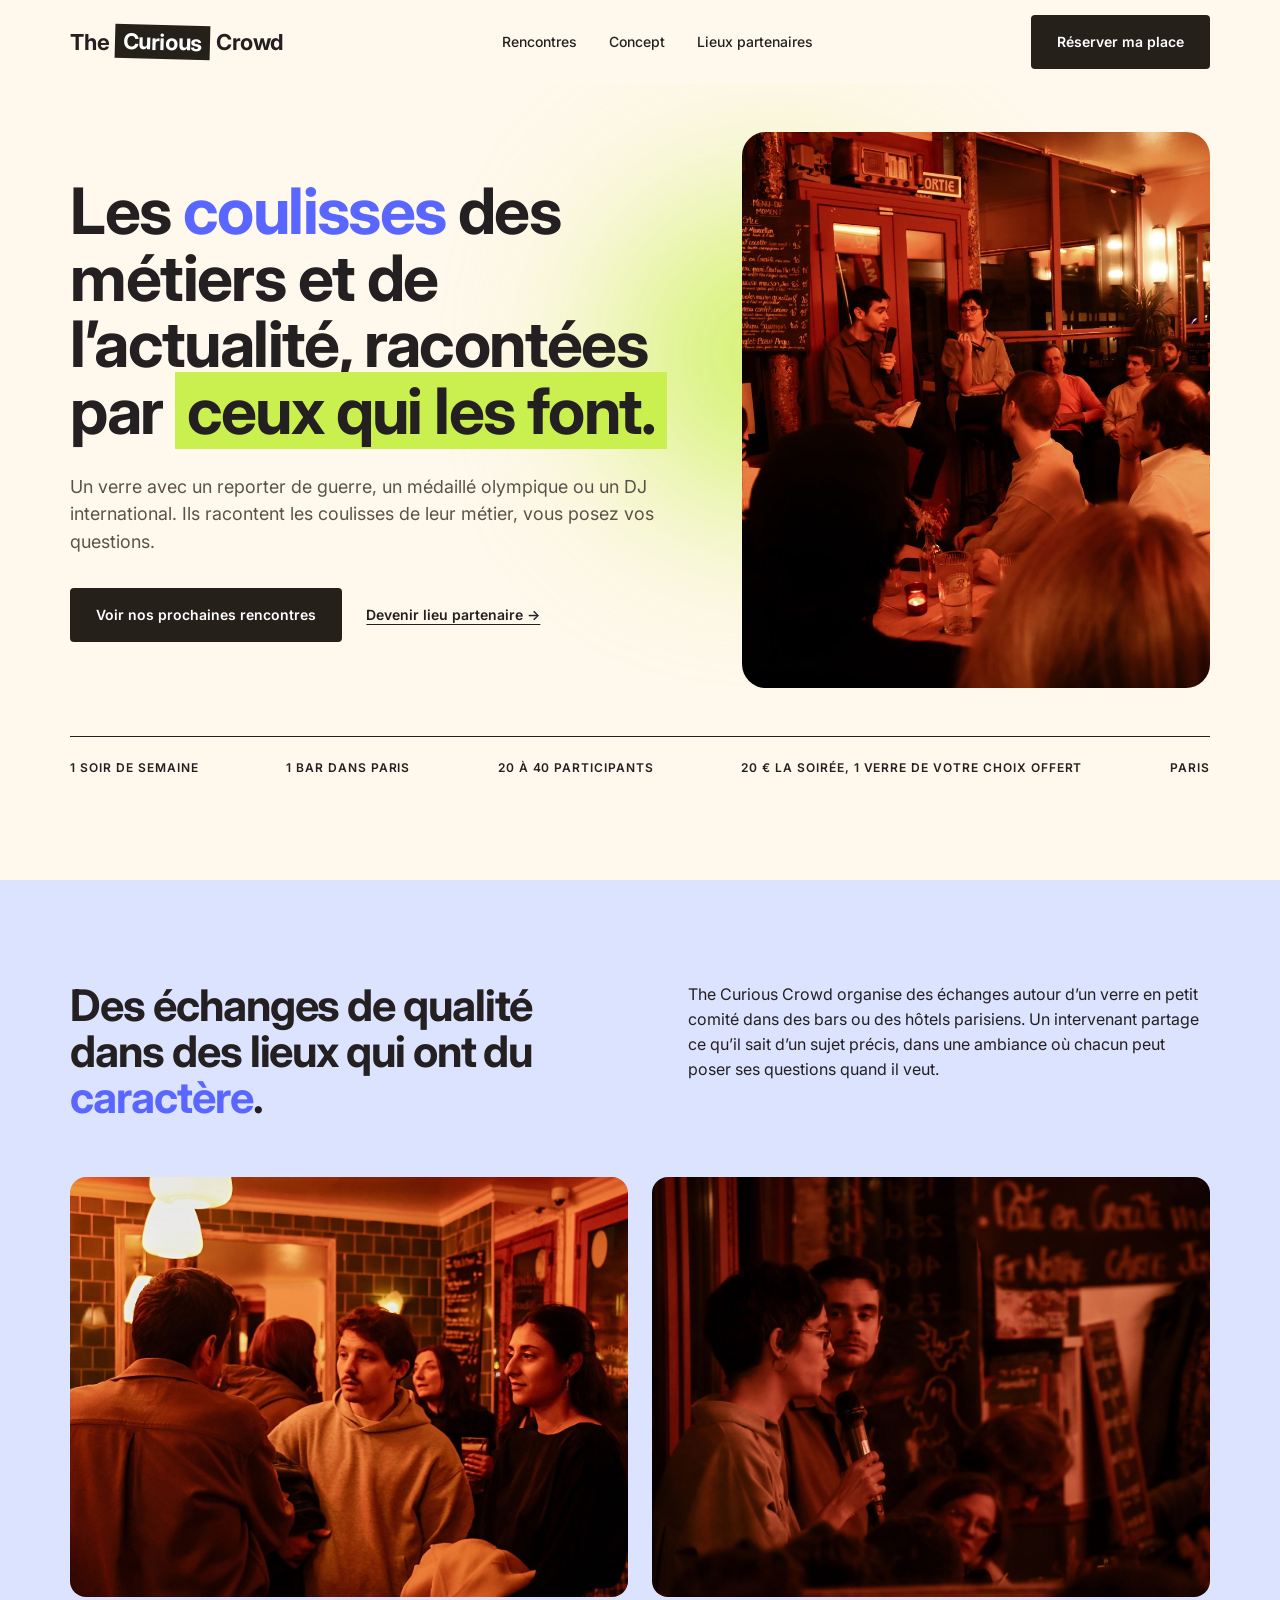
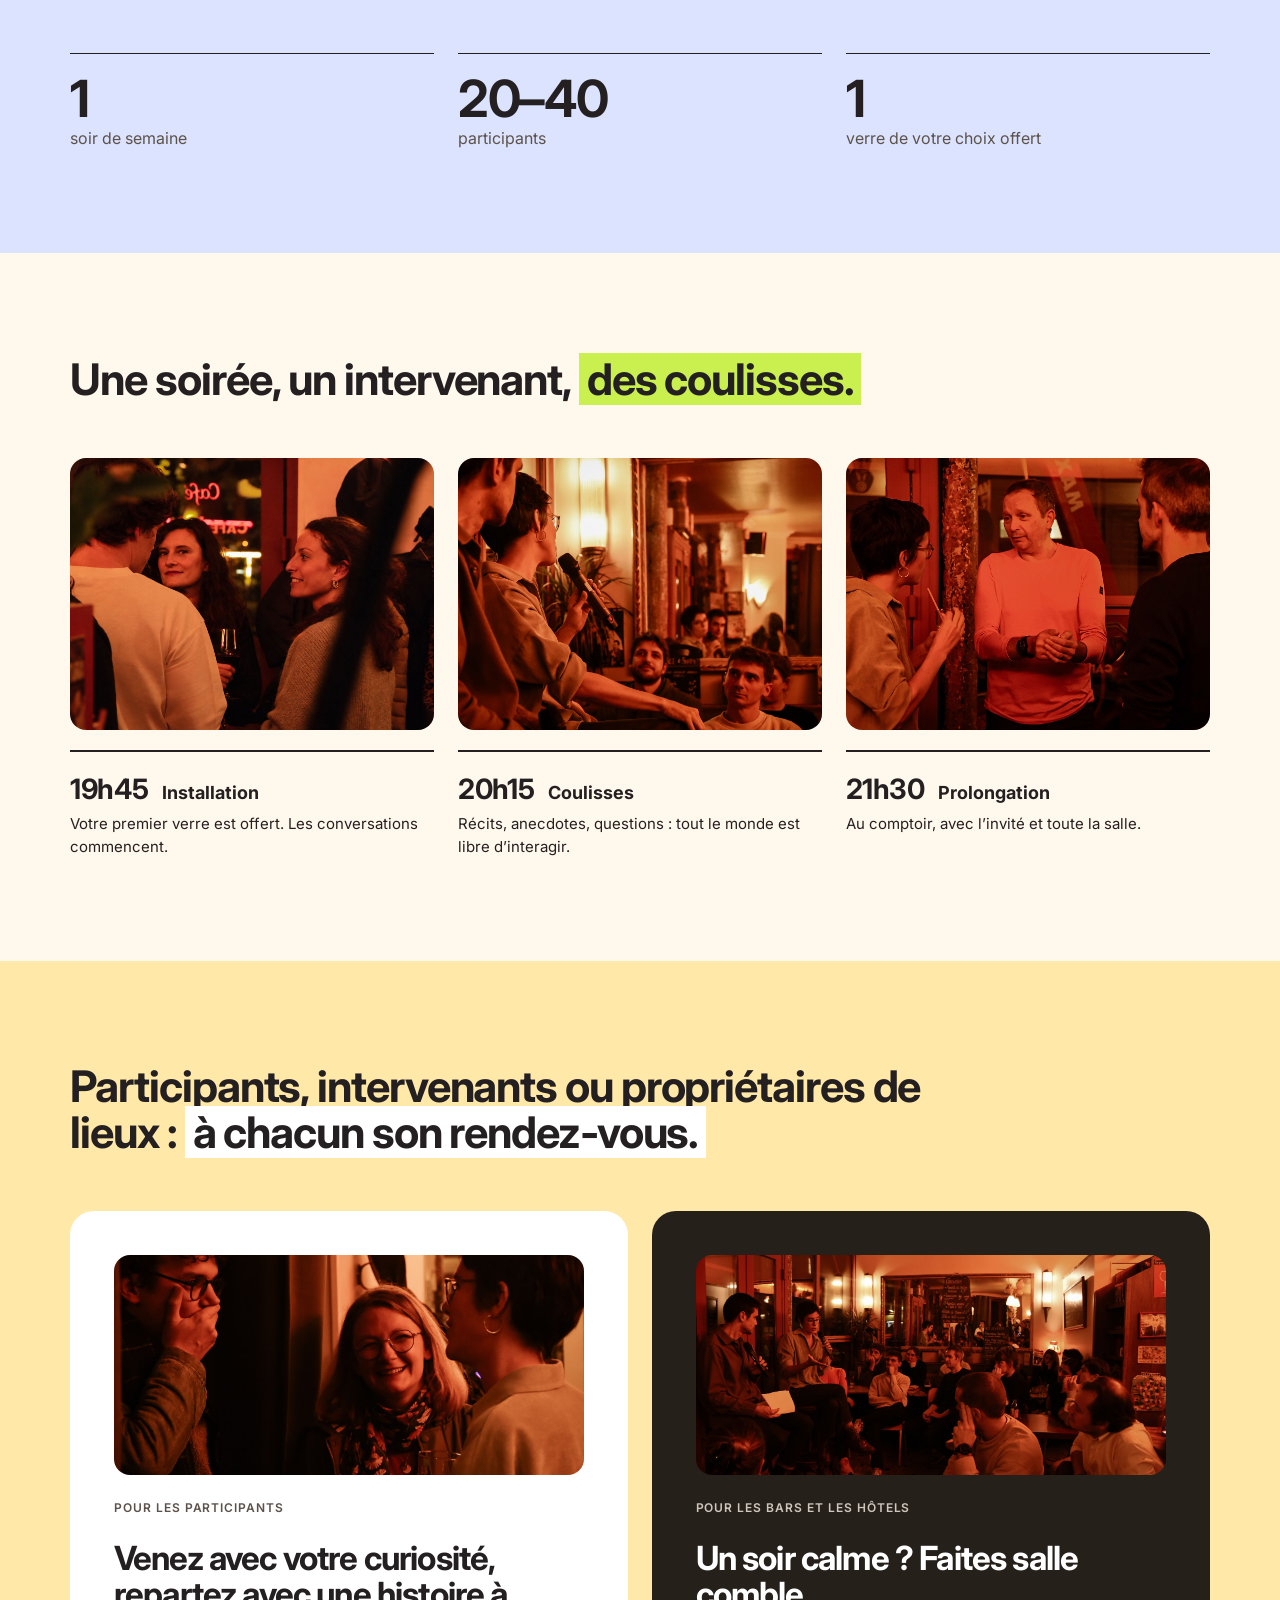
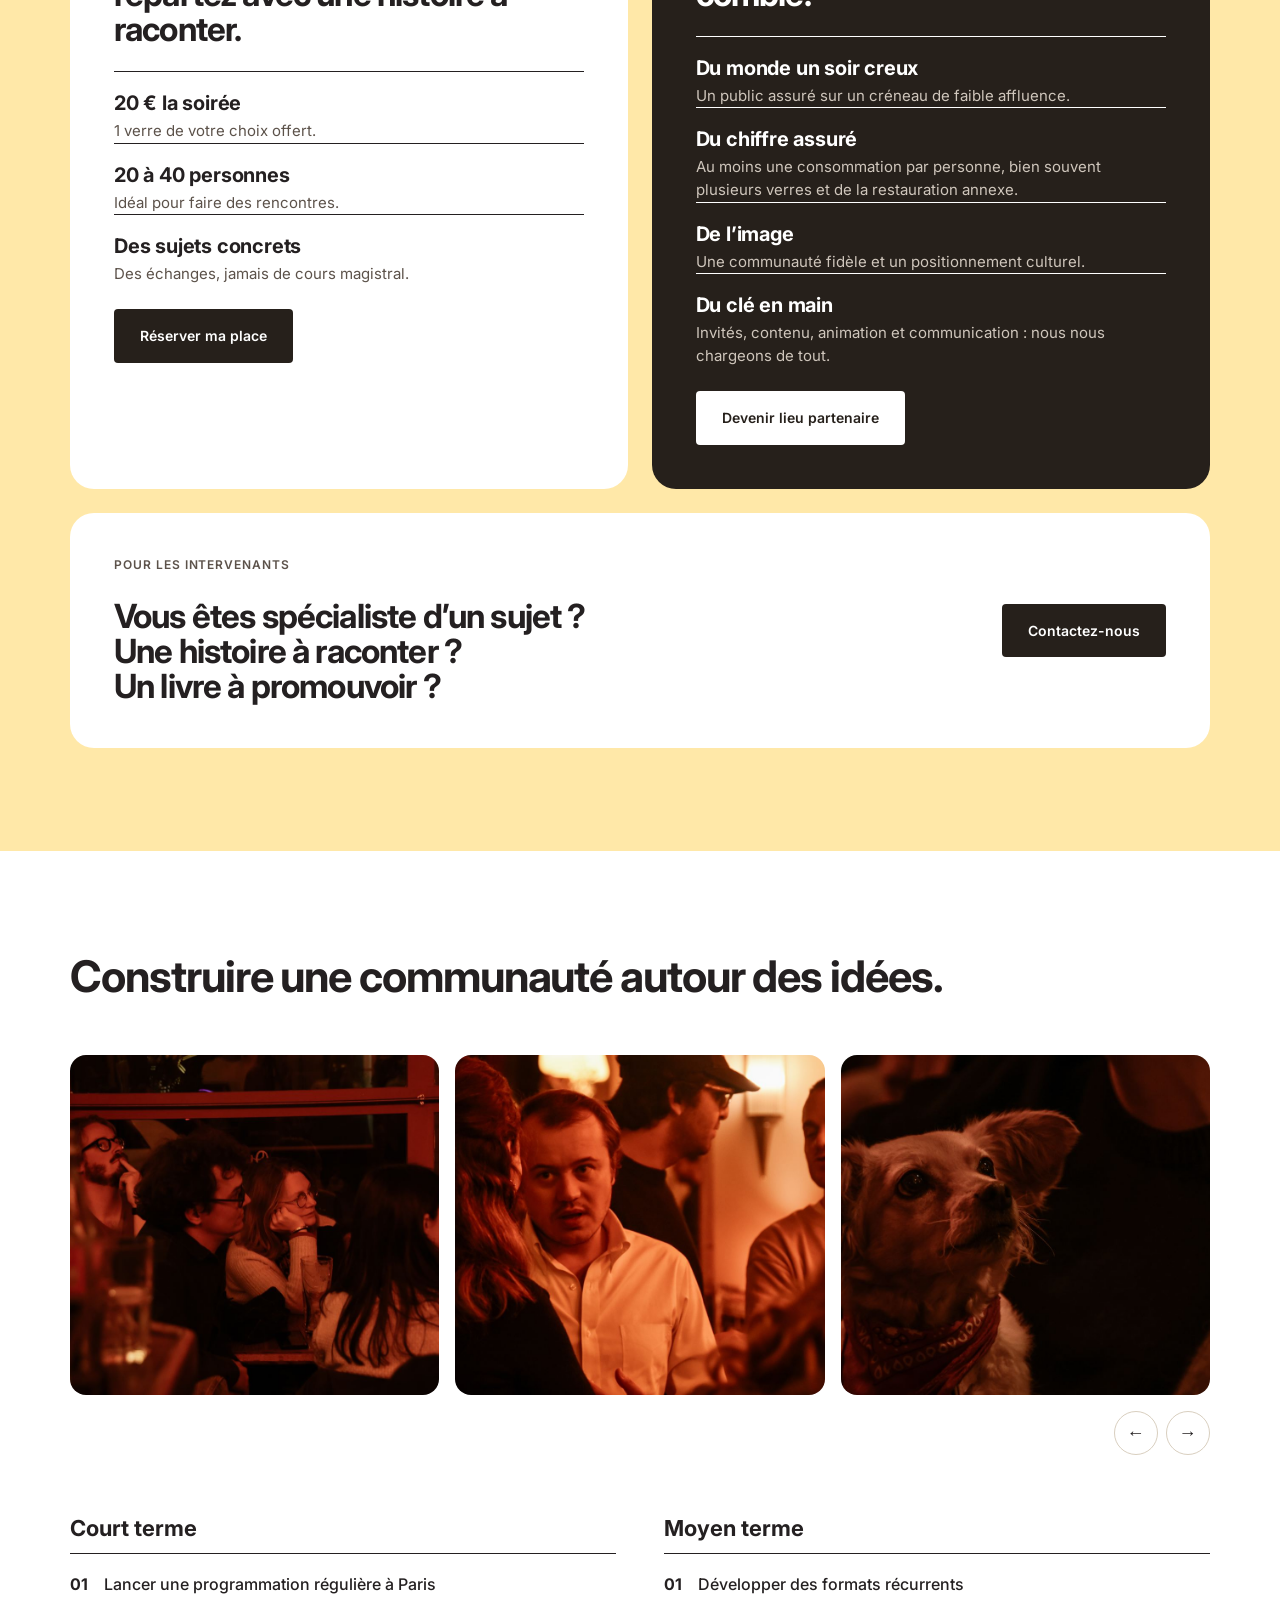
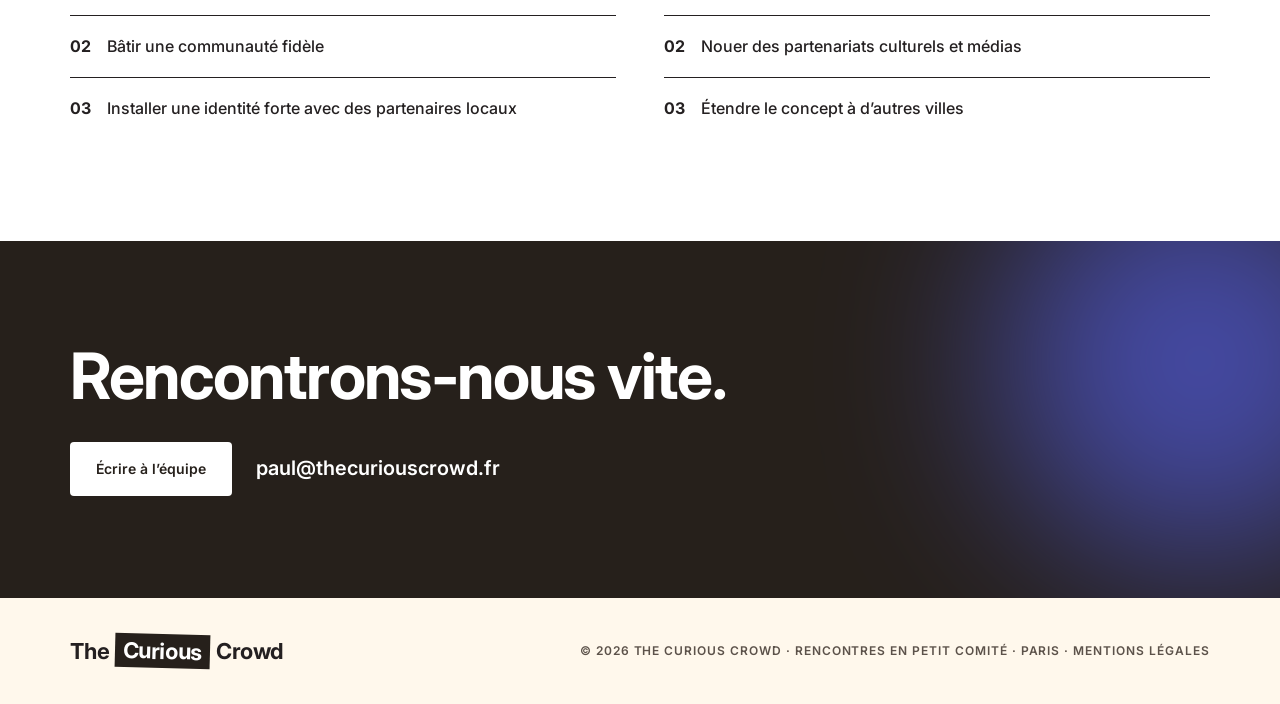
<file: index.html>
<!doctype html>
<html lang="fr">
<head>
<meta charset="utf-8">
<meta name="viewport" content="width=device-width,initial-scale=1">
<title>The Curious Crowd — Les coulisses des métiers, racontées par ceux qui les font</title>
<meta name="description" content="Rencontres en petit comité dans des bars parisiens : un intervenant, 20 à 40 participants, 1 verre offert.">
<meta property="og:title" content="The Curious Crowd — Les coulisses des métiers, racontées par ceux qui les font">
<meta property="og:description" content="Rencontres en petit comité dans des bars parisiens : un intervenant, 20 à 40 participants, 1 verre offert.">
<meta property="og:image" content="https://www.thecuriouscrowd.fr/img/partage.jpg">
<meta property="og:image:width" content="1200">
<meta property="og:image:height" content="630">
<meta property="og:type" content="website">
<meta property="og:site_name" content="The Curious Crowd">
<meta name="twitter:card" content="summary_large_image">
<link rel="preconnect" href="https://fonts.googleapis.com"><link rel="preconnect" href="https://fonts.gstatic.com" crossorigin>
<link href="https://fonts.googleapis.com/css2?family=Inter:wght@400;500;600;700&display=swap" rel="stylesheet">
<link rel="icon" href="favicon.svg?v=2" type="image/svg+xml">
<link rel="icon" href="favicon-32.png?v=2" sizes="32x32" type="image/png">
<link rel="apple-touch-icon" href="apple-touch-icon.png?v=2">
<meta name="theme-color" content="#fff8ec">
<link rel="stylesheet" href="style.css?v=2e10a0e5">
</head>
<body>
<header class="nav">
  <div class="wrap">
    <a class="logo" href="index.html">The <b>Curious</b> Crowd</a>
    <ul><li><a href="rencontres.html">Rencontres</a></li><li><a href="index.html#concept">Concept</a></li><li><a href="lieu-partenaire.html">Lieux partenaires</a></li></ul>
    <a class="btn" href="rencontres.html">Réserver ma place</a>
    <button class="burger" aria-label="Ouvrir le menu" aria-expanded="false"><span></span><span></span><span></span></button>
  </div>
  <nav class="menu" aria-label="Menu mobile">
    <a class="m" href="rencontres.html">Rencontres</a>
    <a class="m" href="index.html#concept">Concept</a>
    <a class="m" href="lieu-partenaire.html">Lieux partenaires</a>
    <a class="m" href="intervenant.html">Proposer un sujet</a>
    <img class="photo" src="img/discussion.jpg" alt="" style="height:180px;margin-top:24px">
    <a class="btn" href="rencontres.html">Réserver ma place</a>
    <a class="link--muted" href="mailto:paul@thecuriouscrowd.fr">paul@thecuriouscrowd.fr</a>
  </nav>
</header>
<main>

<section class="hero"><div class="orb" style="width:300px;height:300px;right:28%;top:120px"></div><div class="wrap">
  <div class="hero-grid">
    <div>
      <h1 class="h1">Les <span class="blue">coulisses</span> des métiers et de l’actualité, racontées par <span class="hl">ceux qui les font.</span></h1>
      <p class="lead" style="margin-top:28px">Un verre avec un reporter de guerre, un médaillé olympique ou un DJ international. Ils racontent les coulisses de leur métier, vous posez vos questions.</p>
      <div class="ctas"><a class="btn" href="rencontres.html">Voir nos prochaines rencontres</a><a class="link" href="lieu-partenaire.html">Devenir lieu partenaire →</a></div>
    </div>
    <img class="photo" src="img/home-hero.jpg" alt="Une soirée The Curious Crowd" style="object-position:22% center">
  </div>
  <div class="infos"><span>1 soir de semaine</span><span>1 bar dans Paris</span><span>20 à 40 participants</span><span>20 € la soirée, 1 verre de votre choix offert</span><span>Paris</span></div>
</div></section>

<section id="concept" style="background:var(--ciel)"><div class="wrap stack">
  <div class="cols cols-2" style="gap:48px 96px">
    <h2 class="h2">Des échanges de qualité dans des lieux qui ont du <span class="blue">caractère</span>.</h2>
    <div class="stack"><p>The Curious Crowd organise des échanges autour d’un verre en petit comité dans des bars ou des hôtels parisiens. Un intervenant partage ce qu’il sait d’un sujet précis, dans une ambiance où chacun peut poser ses questions quand il veut.</p></div>
  </div>
  <div class="cols" style="grid-template-columns:repeat(auto-fit,minmax(280px,1fr));margin-top:56px">
    <img class="photo hide-m" src="img/home-lieu-1.jpg" alt="Un bar parisien qui a du caractère" style="height:420px"><img class="photo" src="img/home-lieu-2.jpg" alt="Une intervenante au micro, ardoise du bar en arrière-plan" style="height:420px;grid-column:span 1">
  </div>
  <div class="cols cols-3" style="margin-top:56px">
    <div class="kpi"><strong>1</strong><span>soir de semaine</span></div><div class="kpi"><strong>20–40</strong><span>participants</span></div><div class="kpi"><strong>1</strong><span>verre de votre choix offert</span></div>
  </div>
</div></section>

<section id="format"><div class="wrap">
  <h2 class="h2">Une soirée, un intervenant, <span class="hl">des coulisses.</span></h2>
  <div class="cols cols-3" style="margin-top:56px">
    <div class="step"><img class="photo step-photo" src="img/home-installation.jpg" alt="Des participants discutent autour d’un verre"><strong>19h45 <span class="step-title">Installation</span></strong><p>Votre premier verre est offert. Les conversations commencent.</p></div>
    <div class="step"><img class="photo step-photo" src="img/home-coulisses.jpg" alt="L’intervenante répond aux questions au micro"><strong>20h15 <span class="step-title">Coulisses</span></strong><p>Récits, anecdotes, questions : tout le monde est libre d’interagir.</p></div>
    <div class="step"><img class="photo step-photo" src="img/home-prolongation.jpg" alt="Des participants discutent après la rencontre"><strong>21h30 <span class="step-title">Prolongation</span></strong><p>Au comptoir, avec l’invité et toute la salle.</p></div>
  </div>
</div></section>

<section style="background:var(--miel)"><div class="wrap">
  <h2 class="h2">Participants, intervenants ou propriétaires de lieux : <span class="hl hl--blanc">à chacun son rendez-vous.</span></h2>
  <div class="cols cols-2" style="margin-top:56px">
    <div class="card"><img class="photo" src="img/home-participants.jpg" alt="Des participants qui échangent en souriant" style="height:220px"><p class="label">Pour les participants</p><h3 class="h3">Venez avec votre curiosité, repartez avec une histoire à raconter.</h3>
      <div><div class="row"><h4>20 € la soirée</h4><p>1 verre de votre choix offert.</p></div><div class="row"><h4>20 à 40 personnes</h4><p>Idéal pour faire des rencontres.</p></div><div class="row"><h4>Des sujets concrets</h4><p>Des échanges, jamais de cours magistral.</p></div></div>
      <div><a class="btn full-m" href="rencontres.html">Réserver ma place</a></div></div>
    <div class="card card--dark"><img class="photo" src="img/home-salle.jpg" alt="Un bar parisien plein pour une rencontre" style="height:220px"><p class="label">Pour les bars et les hôtels</p><h3 class="h3">Un soir calme ? Faites salle comble.</h3>
      <div><div class="row"><h4>Du monde un soir creux</h4><p>Un public assuré sur un créneau de faible affluence.</p></div><div class="row"><h4>Du chiffre assuré</h4><p>Au moins une consommation par personne, bien souvent plusieurs verres et de la restauration annexe.</p></div><div class="row"><h4>De l’image</h4><p>Une communauté fidèle et un positionnement culturel.</p></div><div class="row"><h4>Du clé en main</h4><p>Invités, contenu, animation et communication : nous nous chargeons de tout.</p></div></div>
      <div><a class="btn btn--light full-m" href="lieu-partenaire.html">Devenir lieu partenaire</a></div></div>
  </div>
  <div class="card" style="margin-top:24px;flex-direction:row;flex-wrap:wrap;align-items:center;justify-content:space-between">
    <div class="stack"><p class="label">Pour les intervenants</p><h3 class="h3">Vous êtes spécialiste d’un sujet ?<br>Une histoire à raconter ?<br>Un livre à promouvoir ?</h3></div>
    <a class="btn full-m" href="intervenant.html">Contactez-nous</a>
  </div>
</div></section>

<section style="background:#fff"><div class="wrap">
  <h2 class="h2">Construire une communauté autour des idées.</h2>
  <div class="carousel" style="margin:56px 0">
    <div class="carousel-track"><img class="photo" src="img/carrousel-1.jpg" alt="Le public écoute l’intervenante" loading="lazy"><img class="photo" src="img/carrousel-2.jpg" alt="Des participants discutent après la rencontre" loading="lazy"><img class="photo" src="img/carrousel-3.jpg" alt="Un habitué à quatre pattes" loading="lazy"><img class="photo" src="img/carrousel-4.jpg" alt="Des participants qui échangent en souriant" loading="lazy"><img class="photo" src="img/carrousel-5.jpg" alt="Un verre entre participants" loading="lazy"><img class="photo" src="img/carrousel-6.jpg" alt="La salle pleine pendant la rencontre" loading="lazy"></div>
    <div class="carousel-nav"><button class="carousel-btn" data-dir="-1" aria-label="Photo précédente">←</button><button class="carousel-btn" data-dir="1" aria-label="Photo suivante">→</button></div>
  </div>
  <div class="cols cols-2" style="gap:48px">
    <div><h3 style="font-size:22px;margin-bottom:8px">Court terme</h3><div class="goal"><span>01</span>Lancer une programmation régulière à Paris</div><div class="goal"><span>02</span>Bâtir une communauté fidèle</div><div class="goal"><span>03</span>Installer une identité forte avec des partenaires locaux</div></div>
    <div><h3 style="font-size:22px;margin-bottom:8px">Moyen terme</h3><div class="goal"><span>01</span>Développer des formats récurrents</div><div class="goal"><span>02</span>Nouer des partenariats culturels et médias</div><div class="goal"><span>03</span>Étendre le concept à d’autres villes</div></div>
  </div>
</div></section>

<section class="contact"><div class="orb" style="width:400px;height:400px;right:-120px;top:-80px;opacity:.6"></div><div class="wrap">
  <h2 class="h1" style="max-width:860px">Rencontrons-nous vite.</h2>
  <div class="ctas"><a class="btn btn--light" href="mailto:paul@thecuriouscrowd.fr">Écrire à l’équipe</a><a class="link" style="font-size:20px;text-decoration:none" href="mailto:paul@thecuriouscrowd.fr">paul@thecuriouscrowd.fr</a></div>
</div></section>

</main>
<footer class="footer">
  <div class="wrap">
    <a class="logo" href="index.html">The <b>Curious</b> Crowd</a>
    <small>© 2026 The Curious Crowd · Rencontres en petit comité · Paris · <a href="mentions-legales.html">Mentions légales</a></small>
  </div>
</footer>
<script>
const b=document.querySelector('.burger'),m=document.querySelector('.menu');
b.addEventListener('click',()=>{const o=m.classList.toggle('open');b.setAttribute('aria-expanded',o);document.body.style.overflow=o?'hidden':''});
document.querySelectorAll('form').forEach(f=>f.addEventListener('submit',async e=>{e.preventDefault();const btn=f.querySelector('button');btn.disabled=true;btn.textContent='Envoi…';try{const r=await fetch(f.action,{method:'POST',headers:{Accept:'application/json'},body:new FormData(f)});if(!r.ok)throw 0;f.hidden=true;f.nextElementSibling.hidden=false}catch(_){btn.disabled=false;btn.textContent='Réessayer';alert('L’envoi a échoué. Écrivez-nous à paul@thecuriouscrowd.fr')}}));
const mp=document.getElementById('more-past');if(mp)mp.addEventListener('click',()=>{const t=document.getElementById('past-more');t.hidden=false;mp.parentNode.hidden=true});
document.querySelectorAll('.carousel').forEach(c=>{const t=c.querySelector('.carousel-track');c.querySelectorAll('.carousel-btn').forEach(x=>x.addEventListener('click',()=>{const w=t.querySelector('img').offsetWidth+16;const end=t.scrollLeft+t.clientWidth>=t.scrollWidth-4;t.scrollBy({left:(x.dataset.dir==1&&end)?-t.scrollWidth:x.dataset.dir*w,behavior:'smooth'})}))});
m.querySelectorAll('a').forEach(a=>a.addEventListener('click',()=>{m.classList.remove('open');document.body.style.overflow=''}));
</script>
</body>
</html>
</file>
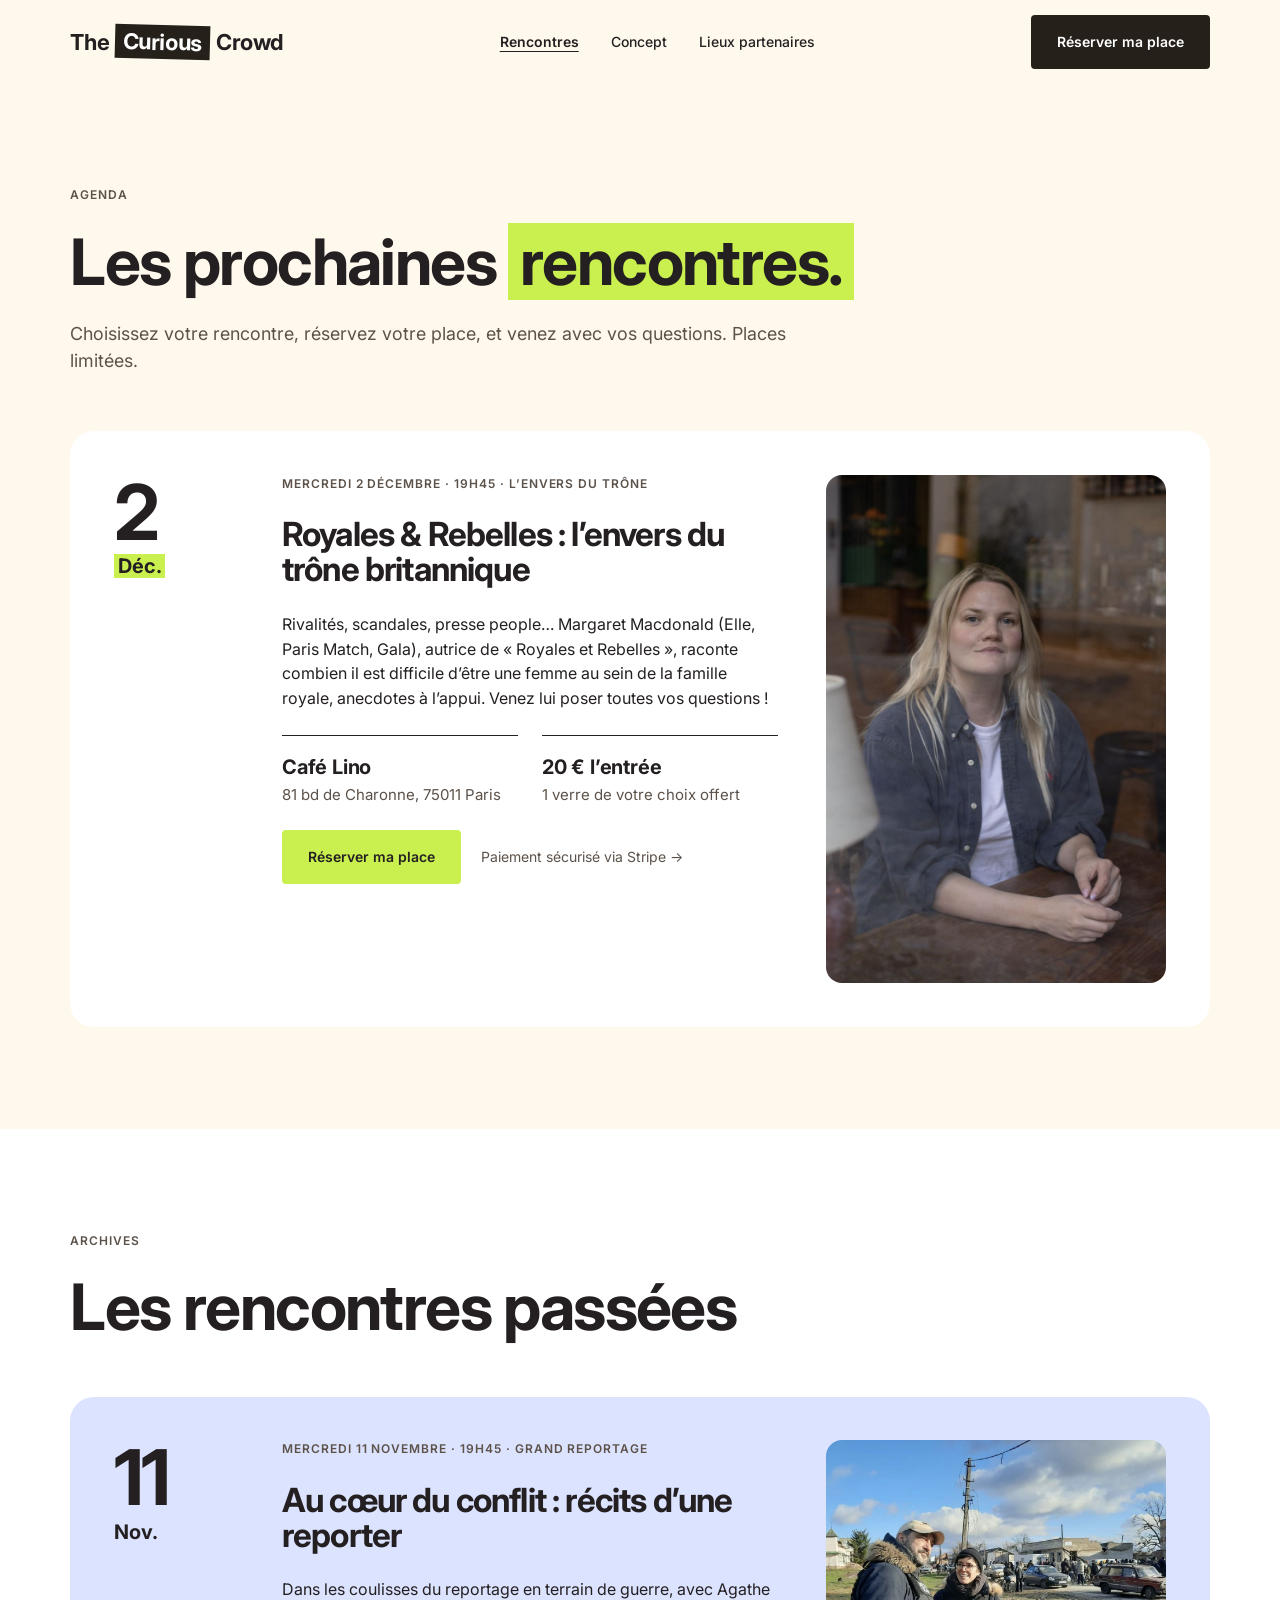
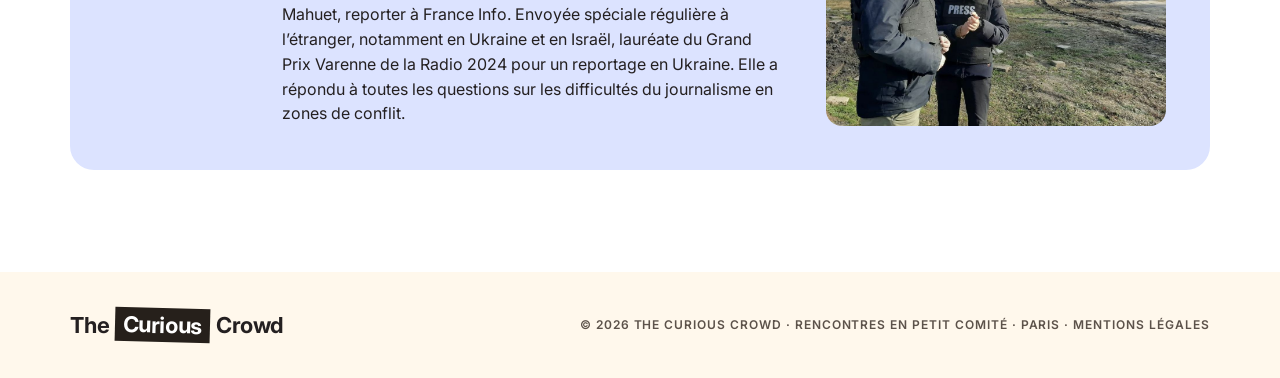
<file: conferences.html>
<!doctype html>
<html lang="fr">
<head>
<meta charset="utf-8">
<title>Prochaines rencontres — The Curious Crowd</title>
<meta name="robots" content="noindex">
<link rel="canonical" href="https://www.thecuriouscrowd.fr/rencontres.html">
<meta http-equiv="refresh" content="0; url=rencontres.html">
<script>location.replace("rencontres.html"+location.search+location.hash)</script>
</head>
<body><p><a href="rencontres.html">Voir nos prochaines rencontres</a></p></body>
</html>
</file>
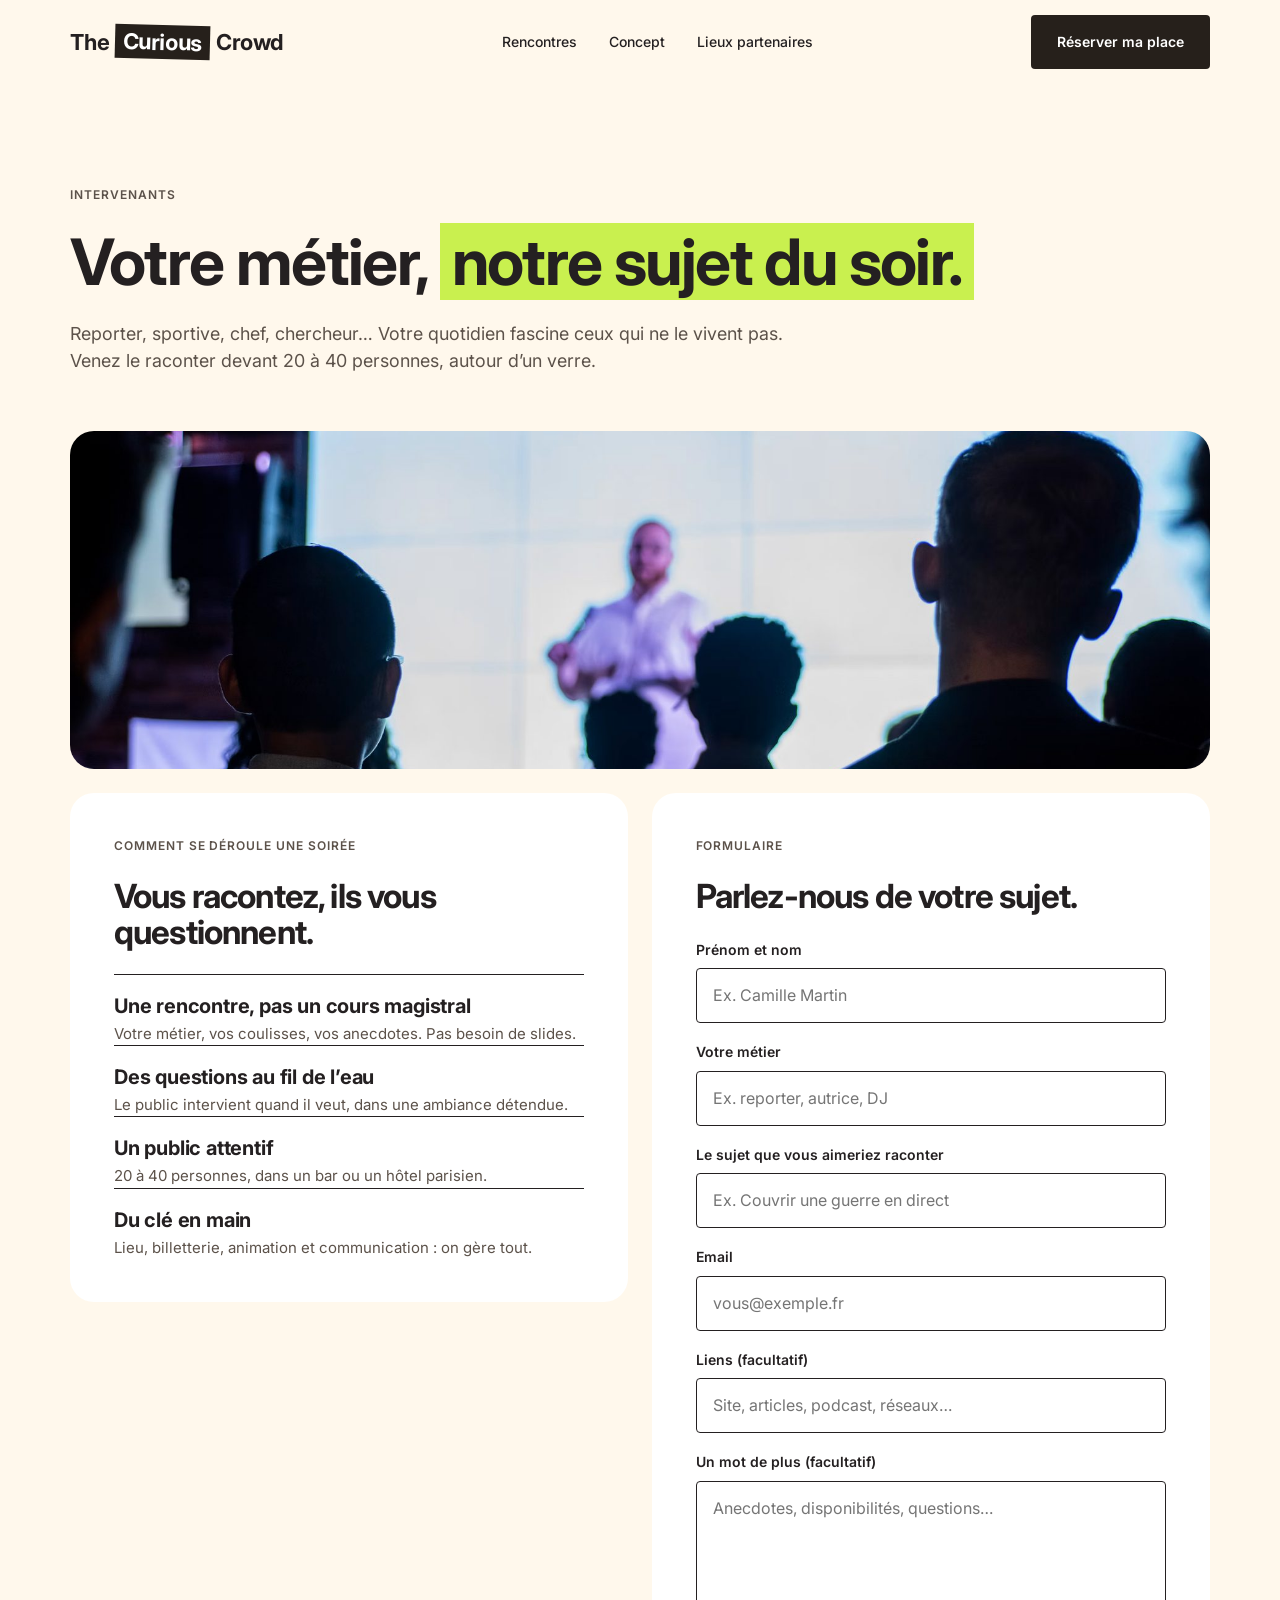
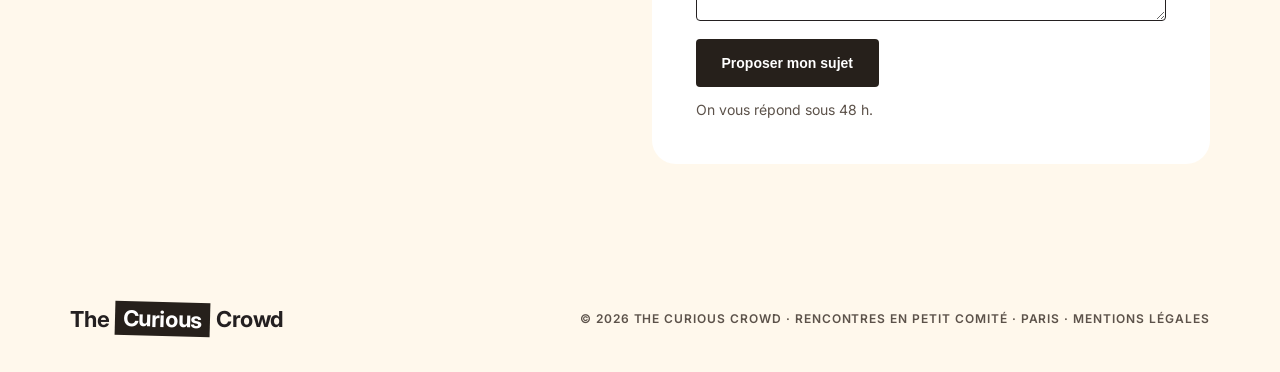
<file: intervenant.html>
<!doctype html>
<html lang="fr">
<head>
<meta charset="utf-8">
<meta name="viewport" content="width=device-width,initial-scale=1">
<title>Proposer un sujet — The Curious Crowd</title>
<meta name="description" content="Racontez votre métier devant 20 à 40 personnes, autour d’un verre.">
<meta property="og:title" content="Proposer un sujet — The Curious Crowd">
<meta property="og:description" content="Racontez votre métier devant 20 à 40 personnes, autour d’un verre.">
<meta property="og:image" content="https://www.thecuriouscrowd.fr/img/partage.jpg">
<meta property="og:image:width" content="1200">
<meta property="og:image:height" content="630">
<meta property="og:type" content="website">
<meta property="og:site_name" content="The Curious Crowd">
<meta name="twitter:card" content="summary_large_image">
<link rel="preconnect" href="https://fonts.googleapis.com"><link rel="preconnect" href="https://fonts.gstatic.com" crossorigin>
<link href="https://fonts.googleapis.com/css2?family=Inter:wght@400;500;600;700&display=swap" rel="stylesheet">
<link rel="icon" href="favicon.svg?v=2" type="image/svg+xml">
<link rel="icon" href="favicon-32.png?v=2" sizes="32x32" type="image/png">
<link rel="apple-touch-icon" href="apple-touch-icon.png?v=2">
<meta name="theme-color" content="#fff8ec">
<link rel="stylesheet" href="style.css?v=2e10a0e5">
</head>
<body>
<header class="nav">
  <div class="wrap">
    <a class="logo" href="index.html">The <b>Curious</b> Crowd</a>
    <ul><li><a href="rencontres.html">Rencontres</a></li><li><a href="index.html#concept">Concept</a></li><li><a href="lieu-partenaire.html">Lieux partenaires</a></li></ul>
    <a class="btn" href="rencontres.html">Réserver ma place</a>
    <button class="burger" aria-label="Ouvrir le menu" aria-expanded="false"><span></span><span></span><span></span></button>
  </div>
  <nav class="menu" aria-label="Menu mobile">
    <a class="m" href="rencontres.html">Rencontres</a>
    <a class="m" href="index.html#concept">Concept</a>
    <a class="m" href="lieu-partenaire.html">Lieux partenaires</a>
    <a class="m" href="intervenant.html" aria-current="page">Proposer un sujet</a>
    <img class="photo" src="img/discussion.jpg" alt="" style="height:180px;margin-top:24px">
    <a class="btn" href="rencontres.html">Réserver ma place</a>
    <a class="link--muted" href="mailto:paul@thecuriouscrowd.fr">paul@thecuriouscrowd.fr</a>
  </nav>
</header>
<main>

<section><div class="wrap stack"><div class="stack"><p class="label">Intervenants</p><h1 class="h1">Votre métier, <span class="hl">notre sujet du soir.</span></h1><p class="lead">Reporter, sportive, chef, chercheur… Votre quotidien fascine ceux qui ne le vivent pas. Venez le raconter devant 20 à 40 personnes, autour d’un verre.</p></div>
<img class="photo banner" src="img/public.jpg" alt="Rencontre en petit comité" style="margin-top:56px">
<div class="cols cols-2" style="align-items:start">
  <div class="card"><p class="label">Comment se déroule une soirée</p><h2 class="h3">Vous racontez, ils vous questionnent.</h2><div><div class="row"><h4>Une rencontre, pas un cours magistral</h4><p>Votre métier, vos coulisses, vos anecdotes. Pas besoin de slides.</p></div><div class="row"><h4>Des questions au fil de l’eau</h4><p>Le public intervient quand il veut, dans une ambiance détendue.</p></div><div class="row"><h4>Un public attentif</h4><p>20 à 40 personnes, dans un bar ou un hôtel parisien.</p></div><div class="row"><h4>Du clé en main</h4><p>Lieu, billetterie, animation et communication : on gère tout.</p></div></div></div>
  <div class="card"><p class="label">Formulaire</p><h2 class="h3">Parlez-nous de votre sujet.</h2>
<form action="https://formsubmit.co/ajax/paul@thecuriouscrowd.fr" method="POST">
<input type="hidden" name="_subject" value="Nouvelle proposition d’intervenant"><input type="hidden" name="_captcha" value="false"><input type="hidden" name="_template" value="table"><input type="text" name="_honey" style="display:none">
<label>Prénom et nom<input type="text" name="nom" placeholder="Ex. Camille Martin" required></label><label>Votre métier<input type="text" name="metier" placeholder="Ex. reporter, autrice, DJ" required></label><label>Le sujet que vous aimeriez raconter<input type="text" name="sujet" placeholder="Ex. Couvrir une guerre en direct" required></label><label>Email<input type="email" name="email" placeholder="vous@exemple.fr" required></label><label>Liens (facultatif)<input type="text" name="liens" placeholder="Site, articles, podcast, réseaux…"></label><label>Un mot de plus (facultatif)<textarea name="message" placeholder="Anecdotes, disponibilités, questions…"></textarea></label>
<div><button class="btn full-m" type="submit">Proposer mon sujet</button><p class="note" style="margin-top:12px">On vous répond sous 48 h.</p></div>
</form><div class="sent" hidden><h3 class="h3"><span class="hl">Merci !</span></h3><p>Votre message est bien parti à l’équipe. On vous répond sous 48 h.</p></div></div>
</div></div></section>
</main>
<footer class="footer">
  <div class="wrap">
    <a class="logo" href="index.html">The <b>Curious</b> Crowd</a>
    <small>© 2026 The Curious Crowd · Rencontres en petit comité · Paris · <a href="mentions-legales.html">Mentions légales</a></small>
  </div>
</footer>
<script>
const b=document.querySelector('.burger'),m=document.querySelector('.menu');
b.addEventListener('click',()=>{const o=m.classList.toggle('open');b.setAttribute('aria-expanded',o);document.body.style.overflow=o?'hidden':''});
document.querySelectorAll('form').forEach(f=>f.addEventListener('submit',async e=>{e.preventDefault();const btn=f.querySelector('button');btn.disabled=true;btn.textContent='Envoi…';try{const r=await fetch(f.action,{method:'POST',headers:{Accept:'application/json'},body:new FormData(f)});if(!r.ok)throw 0;f.hidden=true;f.nextElementSibling.hidden=false}catch(_){btn.disabled=false;btn.textContent='Réessayer';alert('L’envoi a échoué. Écrivez-nous à paul@thecuriouscrowd.fr')}}));
const mp=document.getElementById('more-past');if(mp)mp.addEventListener('click',()=>{const t=document.getElementById('past-more');t.hidden=false;mp.parentNode.hidden=true});
document.querySelectorAll('.carousel').forEach(c=>{const t=c.querySelector('.carousel-track');c.querySelectorAll('.carousel-btn').forEach(x=>x.addEventListener('click',()=>{const w=t.querySelector('img').offsetWidth+16;const end=t.scrollLeft+t.clientWidth>=t.scrollWidth-4;t.scrollBy({left:(x.dataset.dir==1&&end)?-t.scrollWidth:x.dataset.dir*w,behavior:'smooth'})}))});
m.querySelectorAll('a').forEach(a=>a.addEventListener('click',()=>{m.classList.remove('open');document.body.style.overflow=''}));
</script>
</body>
</html>
</file>
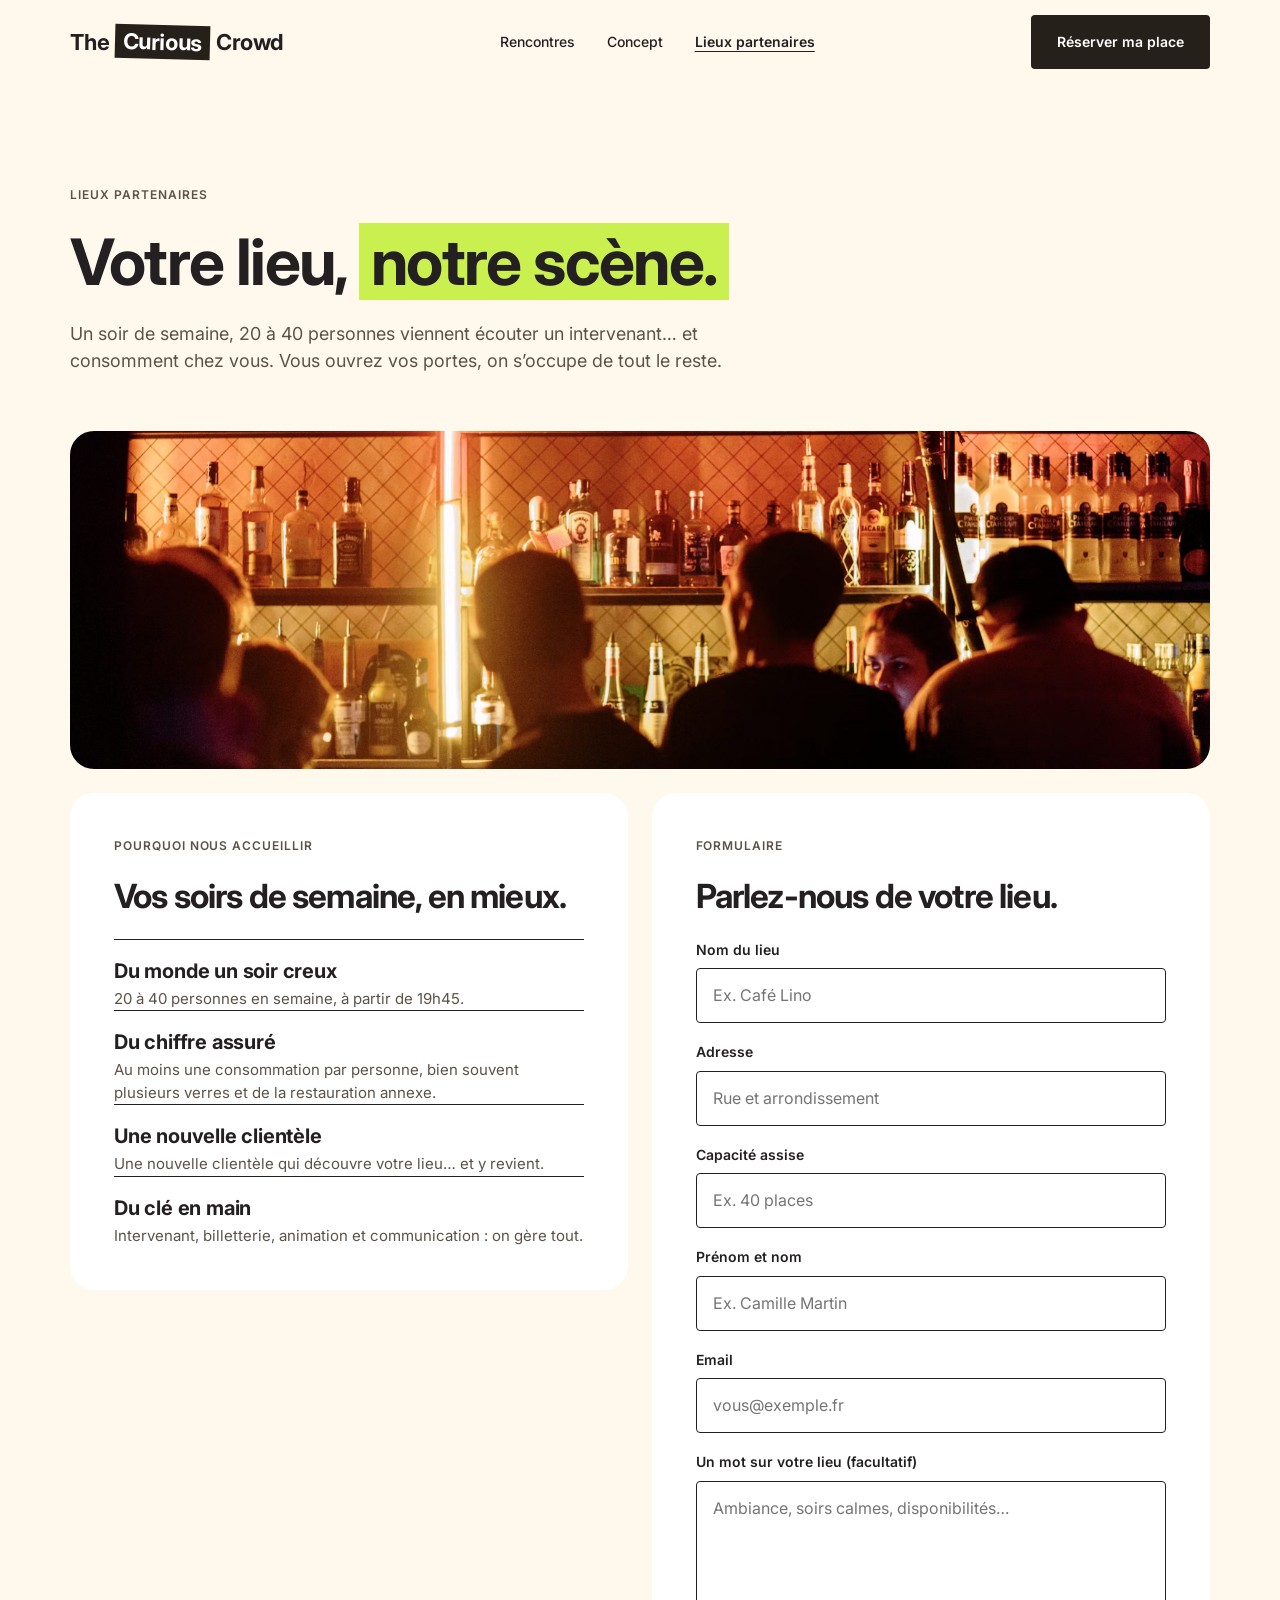
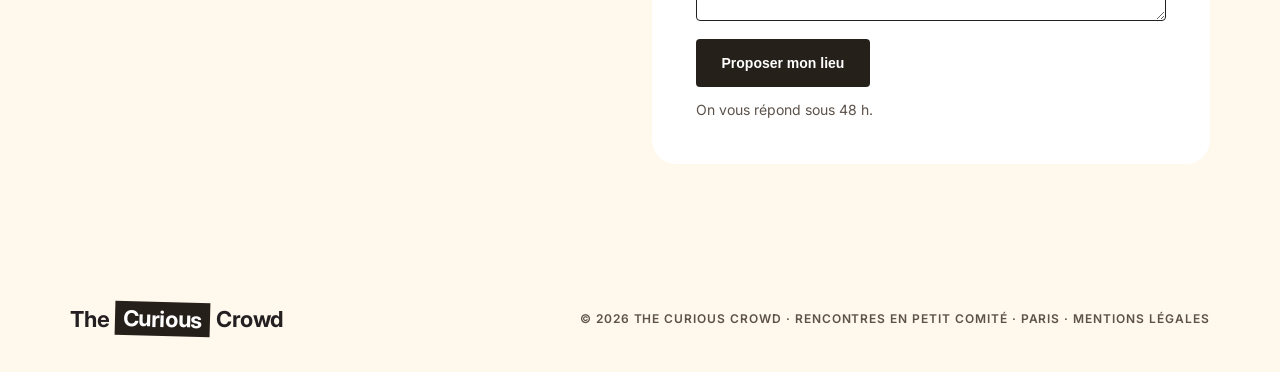
<file: lieu-partenaire.html>
<!doctype html>
<html lang="fr">
<head>
<meta charset="utf-8">
<meta name="viewport" content="width=device-width,initial-scale=1">
<title>Devenir lieu partenaire — The Curious Crowd</title>
<meta name="description" content="Accueillez nos soirées : 20 à 40 personnes un soir de semaine, on s’occupe de tout.">
<meta property="og:title" content="Devenir lieu partenaire — The Curious Crowd">
<meta property="og:description" content="Accueillez nos soirées : 20 à 40 personnes un soir de semaine, on s’occupe de tout.">
<meta property="og:image" content="https://www.thecuriouscrowd.fr/img/partage.jpg">
<meta property="og:image:width" content="1200">
<meta property="og:image:height" content="630">
<meta property="og:type" content="website">
<meta property="og:site_name" content="The Curious Crowd">
<meta name="twitter:card" content="summary_large_image">
<link rel="preconnect" href="https://fonts.googleapis.com"><link rel="preconnect" href="https://fonts.gstatic.com" crossorigin>
<link href="https://fonts.googleapis.com/css2?family=Inter:wght@400;500;600;700&display=swap" rel="stylesheet">
<link rel="icon" href="favicon.svg?v=2" type="image/svg+xml">
<link rel="icon" href="favicon-32.png?v=2" sizes="32x32" type="image/png">
<link rel="apple-touch-icon" href="apple-touch-icon.png?v=2">
<meta name="theme-color" content="#fff8ec">
<link rel="stylesheet" href="style.css?v=2e10a0e5">
</head>
<body>
<header class="nav">
  <div class="wrap">
    <a class="logo" href="index.html">The <b>Curious</b> Crowd</a>
    <ul><li><a href="rencontres.html">Rencontres</a></li><li><a href="index.html#concept">Concept</a></li><li><a href="lieu-partenaire.html" aria-current="page">Lieux partenaires</a></li></ul>
    <a class="btn" href="rencontres.html">Réserver ma place</a>
    <button class="burger" aria-label="Ouvrir le menu" aria-expanded="false"><span></span><span></span><span></span></button>
  </div>
  <nav class="menu" aria-label="Menu mobile">
    <a class="m" href="rencontres.html">Rencontres</a>
    <a class="m" href="index.html#concept">Concept</a>
    <a class="m" href="lieu-partenaire.html" aria-current="page">Lieux partenaires</a>
    <a class="m" href="intervenant.html">Proposer un sujet</a>
    <img class="photo" src="img/discussion.jpg" alt="" style="height:180px;margin-top:24px">
    <a class="btn" href="rencontres.html">Réserver ma place</a>
    <a class="link--muted" href="mailto:paul@thecuriouscrowd.fr">paul@thecuriouscrowd.fr</a>
  </nav>
</header>
<main>

<section><div class="wrap stack"><div class="stack"><p class="label">Lieux partenaires</p><h1 class="h1">Votre lieu, <span class="hl">notre scène.</span></h1><p class="lead">Un soir de semaine, 20 à 40 personnes viennent écouter un intervenant… et consomment chez vous. Vous ouvrez vos portes, on s’occupe de tout le reste.</p></div>
<img class="photo banner" src="img/comptoir-rouge.jpg" alt="Un bar partenaire en soirée" style="margin-top:56px">
<div class="cols cols-2" style="align-items:start">
  <div class="card"><p class="label">Pourquoi nous accueillir</p><h2 class="h3">Vos soirs de semaine, en mieux.</h2><div><div class="row"><h4>Du monde un soir creux</h4><p>20 à 40 personnes en semaine, à partir de 19h45.</p></div><div class="row"><h4>Du chiffre assuré</h4><p>Au moins une consommation par personne, bien souvent plusieurs verres et de la restauration annexe.</p></div><div class="row"><h4>Une nouvelle clientèle</h4><p>Une nouvelle clientèle qui découvre votre lieu… et y revient.</p></div><div class="row"><h4>Du clé en main</h4><p>Intervenant, billetterie, animation et communication : on gère tout.</p></div></div></div>
  <div class="card"><p class="label">Formulaire</p><h2 class="h3">Parlez-nous de votre lieu.</h2>
<form action="https://formsubmit.co/ajax/paul@thecuriouscrowd.fr" method="POST">
<input type="hidden" name="_subject" value="Nouveau lieu partenaire"><input type="hidden" name="_captcha" value="false"><input type="hidden" name="_template" value="table"><input type="text" name="_honey" style="display:none">
<label>Nom du lieu<input type="text" name="lieu" placeholder="Ex. Café Lino" required></label><label>Adresse<input type="text" name="adresse" placeholder="Rue et arrondissement" required></label><label>Capacité assise<input type="text" name="capacite" placeholder="Ex. 40 places" required></label><label>Prénom et nom<input type="text" name="nom" placeholder="Ex. Camille Martin" required></label><label>Email<input type="email" name="email" placeholder="vous@exemple.fr" required></label><label>Un mot sur votre lieu (facultatif)<textarea name="message" placeholder="Ambiance, soirs calmes, disponibilités…"></textarea></label>
<div><button class="btn full-m" type="submit">Proposer mon lieu</button><p class="note" style="margin-top:12px">On vous répond sous 48 h.</p></div>
</form><div class="sent" hidden><h3 class="h3"><span class="hl">Merci !</span></h3><p>Votre message est bien parti à l’équipe. On vous répond sous 48 h.</p></div></div>
</div></div></section>
</main>
<footer class="footer">
  <div class="wrap">
    <a class="logo" href="index.html">The <b>Curious</b> Crowd</a>
    <small>© 2026 The Curious Crowd · Rencontres en petit comité · Paris · <a href="mentions-legales.html">Mentions légales</a></small>
  </div>
</footer>
<script>
const b=document.querySelector('.burger'),m=document.querySelector('.menu');
b.addEventListener('click',()=>{const o=m.classList.toggle('open');b.setAttribute('aria-expanded',o);document.body.style.overflow=o?'hidden':''});
document.querySelectorAll('form').forEach(f=>f.addEventListener('submit',async e=>{e.preventDefault();const btn=f.querySelector('button');btn.disabled=true;btn.textContent='Envoi…';try{const r=await fetch(f.action,{method:'POST',headers:{Accept:'application/json'},body:new FormData(f)});if(!r.ok)throw 0;f.hidden=true;f.nextElementSibling.hidden=false}catch(_){btn.disabled=false;btn.textContent='Réessayer';alert('L’envoi a échoué. Écrivez-nous à paul@thecuriouscrowd.fr')}}));
const mp=document.getElementById('more-past');if(mp)mp.addEventListener('click',()=>{const t=document.getElementById('past-more');t.hidden=false;mp.parentNode.hidden=true});
document.querySelectorAll('.carousel').forEach(c=>{const t=c.querySelector('.carousel-track');c.querySelectorAll('.carousel-btn').forEach(x=>x.addEventListener('click',()=>{const w=t.querySelector('img').offsetWidth+16;const end=t.scrollLeft+t.clientWidth>=t.scrollWidth-4;t.scrollBy({left:(x.dataset.dir==1&&end)?-t.scrollWidth:x.dataset.dir*w,behavior:'smooth'})}))});
m.querySelectorAll('a').forEach(a=>a.addEventListener('click',()=>{m.classList.remove('open');document.body.style.overflow=''}));
</script>
</body>
</html>
</file>
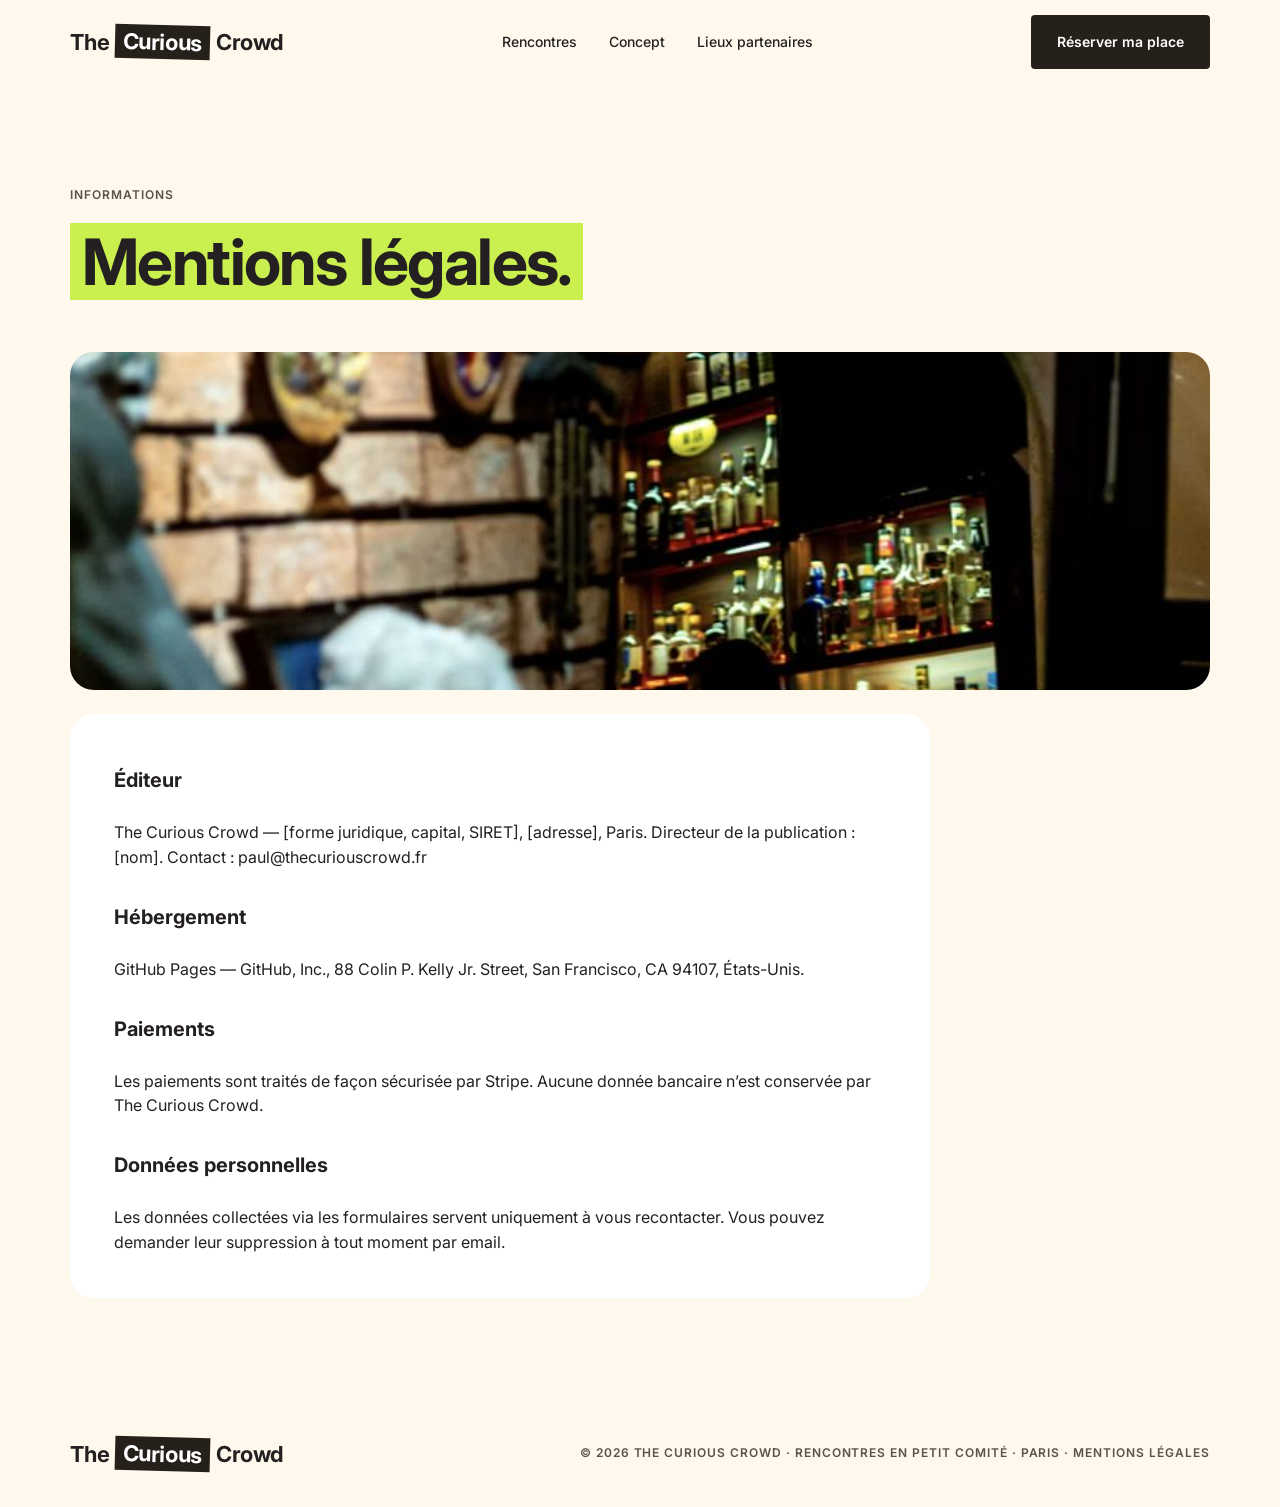
<file: mentions-legales.html>
<!doctype html>
<html lang="fr">
<head>
<meta charset="utf-8">
<meta name="viewport" content="width=device-width,initial-scale=1">
<title>Mentions légales — The Curious Crowd</title>
<meta name="description" content="Mentions légales du site The Curious Crowd.">
<meta property="og:title" content="Mentions légales — The Curious Crowd">
<meta property="og:description" content="Mentions légales du site The Curious Crowd.">
<meta property="og:image" content="https://www.thecuriouscrowd.fr/img/partage.jpg">
<meta property="og:image:width" content="1200">
<meta property="og:image:height" content="630">
<meta property="og:type" content="website">
<meta property="og:site_name" content="The Curious Crowd">
<meta name="twitter:card" content="summary_large_image">
<link rel="preconnect" href="https://fonts.googleapis.com"><link rel="preconnect" href="https://fonts.gstatic.com" crossorigin>
<link href="https://fonts.googleapis.com/css2?family=Inter:wght@400;500;600;700&display=swap" rel="stylesheet">
<link rel="icon" href="favicon.svg?v=2" type="image/svg+xml">
<link rel="icon" href="favicon-32.png?v=2" sizes="32x32" type="image/png">
<link rel="apple-touch-icon" href="apple-touch-icon.png?v=2">
<meta name="theme-color" content="#fff8ec">
<link rel="stylesheet" href="style.css?v=2e10a0e5">
</head>
<body>
<header class="nav">
  <div class="wrap">
    <a class="logo" href="index.html">The <b>Curious</b> Crowd</a>
    <ul><li><a href="rencontres.html">Rencontres</a></li><li><a href="index.html#concept">Concept</a></li><li><a href="lieu-partenaire.html">Lieux partenaires</a></li></ul>
    <a class="btn" href="rencontres.html">Réserver ma place</a>
    <button class="burger" aria-label="Ouvrir le menu" aria-expanded="false"><span></span><span></span><span></span></button>
  </div>
  <nav class="menu" aria-label="Menu mobile">
    <a class="m" href="rencontres.html">Rencontres</a>
    <a class="m" href="index.html#concept">Concept</a>
    <a class="m" href="lieu-partenaire.html">Lieux partenaires</a>
    <a class="m" href="intervenant.html">Proposer un sujet</a>
    <img class="photo" src="img/discussion.jpg" alt="" style="height:180px;margin-top:24px">
    <a class="btn" href="rencontres.html">Réserver ma place</a>
    <a class="link--muted" href="mailto:paul@thecuriouscrowd.fr">paul@thecuriouscrowd.fr</a>
  </nav>
</header>
<main>

<section><div class="wrap stack"><div class="stack"><p class="label">Informations</p><h1 class="h1"><span class="hl">Mentions légales.</span></h1></div>
<img class="photo banner" src="img/bar-briques.jpg" alt="" style="margin-top:56px;object-position:center 40%">
<div class="card" style="max-width:860px"><h3 style="font-size:20px;margin-top:8px">Éditeur</h3><p>The Curious Crowd — [forme juridique, capital, SIRET], [adresse], Paris. Directeur de la publication : [nom]. Contact : paul@thecuriouscrowd.fr</p><h3 style="font-size:20px;margin-top:8px">Hébergement</h3><p>GitHub Pages — GitHub, Inc., 88 Colin P. Kelly Jr. Street, San Francisco, CA 94107, États-Unis.</p><h3 style="font-size:20px;margin-top:8px">Paiements</h3><p>Les paiements sont traités de façon sécurisée par Stripe. Aucune donnée bancaire n’est conservée par The Curious Crowd.</p><h3 style="font-size:20px;margin-top:8px">Données personnelles</h3><p>Les données collectées via les formulaires servent uniquement à vous recontacter. Vous pouvez demander leur suppression à tout moment par email.</p></div>
</div></section>
</main>
<footer class="footer">
  <div class="wrap">
    <a class="logo" href="index.html">The <b>Curious</b> Crowd</a>
    <small>© 2026 The Curious Crowd · Rencontres en petit comité · Paris · <a href="mentions-legales.html">Mentions légales</a></small>
  </div>
</footer>
<script>
const b=document.querySelector('.burger'),m=document.querySelector('.menu');
b.addEventListener('click',()=>{const o=m.classList.toggle('open');b.setAttribute('aria-expanded',o);document.body.style.overflow=o?'hidden':''});
document.querySelectorAll('form').forEach(f=>f.addEventListener('submit',async e=>{e.preventDefault();const btn=f.querySelector('button');btn.disabled=true;btn.textContent='Envoi…';try{const r=await fetch(f.action,{method:'POST',headers:{Accept:'application/json'},body:new FormData(f)});if(!r.ok)throw 0;f.hidden=true;f.nextElementSibling.hidden=false}catch(_){btn.disabled=false;btn.textContent='Réessayer';alert('L’envoi a échoué. Écrivez-nous à paul@thecuriouscrowd.fr')}}));
const mp=document.getElementById('more-past');if(mp)mp.addEventListener('click',()=>{const t=document.getElementById('past-more');t.hidden=false;mp.parentNode.hidden=true});
document.querySelectorAll('.carousel').forEach(c=>{const t=c.querySelector('.carousel-track');c.querySelectorAll('.carousel-btn').forEach(x=>x.addEventListener('click',()=>{const w=t.querySelector('img').offsetWidth+16;const end=t.scrollLeft+t.clientWidth>=t.scrollWidth-4;t.scrollBy({left:(x.dataset.dir==1&&end)?-t.scrollWidth:x.dataset.dir*w,behavior:'smooth'})}))});
m.querySelectorAll('a').forEach(a=>a.addEventListener('click',()=>{m.classList.remove('open');document.body.style.overflow=''}));
</script>
</body>
</html>
</file>
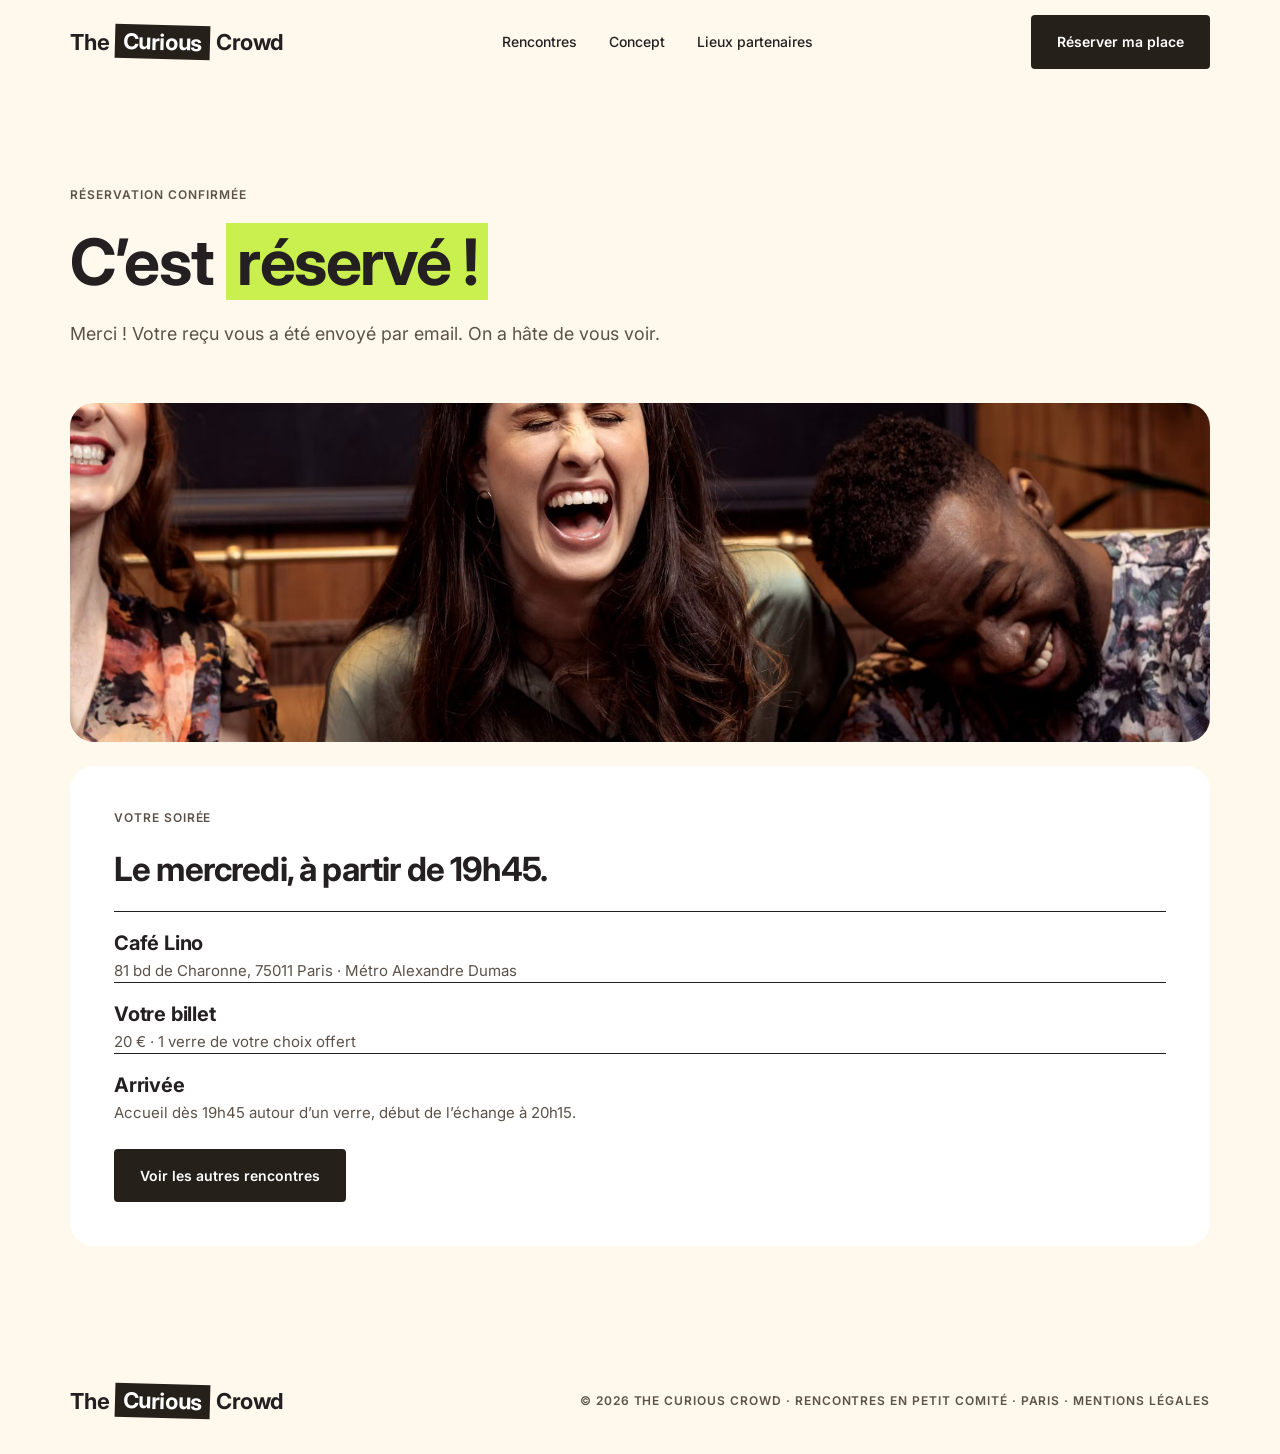
<file: merci.html>
<!doctype html>
<html lang="fr">
<head>
<meta charset="utf-8">
<meta name="viewport" content="width=device-width,initial-scale=1">
<title>Réservation confirmée — The Curious Crowd</title>
<meta name="description" content="Merci pour votre réservation.">
<meta property="og:title" content="Réservation confirmée — The Curious Crowd">
<meta property="og:description" content="Merci pour votre réservation.">
<meta property="og:image" content="https://www.thecuriouscrowd.fr/img/partage.jpg">
<meta property="og:image:width" content="1200">
<meta property="og:image:height" content="630">
<meta property="og:type" content="website">
<meta property="og:site_name" content="The Curious Crowd">
<meta name="twitter:card" content="summary_large_image">
<link rel="preconnect" href="https://fonts.googleapis.com"><link rel="preconnect" href="https://fonts.gstatic.com" crossorigin>
<link href="https://fonts.googleapis.com/css2?family=Inter:wght@400;500;600;700&display=swap" rel="stylesheet">
<link rel="icon" href="favicon.svg?v=2" type="image/svg+xml">
<link rel="icon" href="favicon-32.png?v=2" sizes="32x32" type="image/png">
<link rel="apple-touch-icon" href="apple-touch-icon.png?v=2">
<meta name="theme-color" content="#fff8ec">
<link rel="stylesheet" href="style.css?v=2e10a0e5">
</head>
<body>
<header class="nav">
  <div class="wrap">
    <a class="logo" href="index.html">The <b>Curious</b> Crowd</a>
    <ul><li><a href="rencontres.html">Rencontres</a></li><li><a href="index.html#concept">Concept</a></li><li><a href="lieu-partenaire.html">Lieux partenaires</a></li></ul>
    <a class="btn" href="rencontres.html">Réserver ma place</a>
    <button class="burger" aria-label="Ouvrir le menu" aria-expanded="false"><span></span><span></span><span></span></button>
  </div>
  <nav class="menu" aria-label="Menu mobile">
    <a class="m" href="rencontres.html">Rencontres</a>
    <a class="m" href="index.html#concept">Concept</a>
    <a class="m" href="lieu-partenaire.html">Lieux partenaires</a>
    <a class="m" href="intervenant.html">Proposer un sujet</a>
    <img class="photo" src="img/discussion.jpg" alt="" style="height:180px;margin-top:24px">
    <a class="btn" href="rencontres.html">Réserver ma place</a>
    <a class="link--muted" href="mailto:paul@thecuriouscrowd.fr">paul@thecuriouscrowd.fr</a>
  </nav>
</header>
<main>

<section><div class="wrap stack"><div class="stack"><p class="label">Réservation confirmée</p><h1 class="h1">C’est <span class="hl">réservé !</span></h1><p class="lead">Merci ! Votre reçu vous a été envoyé par email. On a hâte de vous voir.</p></div>
<img class="photo banner" src="img/rires.jpg" alt="" style="margin-top:56px">
<div class="card"><p class="label">Votre soirée</p><h2 class="h3">Le mercredi, à partir de 19h45.</h2><div><div class="row"><h4>Café Lino</h4><p>81 bd de Charonne, 75011 Paris · Métro Alexandre Dumas</p></div><div class="row"><h4>Votre billet</h4><p>20 € · 1 verre de votre choix offert</p></div><div class="row"><h4>Arrivée</h4><p>Accueil dès 19h45 autour d’un verre, début de l’échange à 20h15.</p></div></div>
<div class="ctas" style="margin-top:0"><a class="btn" href="rencontres.html">Voir les autres rencontres</a></div></div>
</div></section>
</main>
<footer class="footer">
  <div class="wrap">
    <a class="logo" href="index.html">The <b>Curious</b> Crowd</a>
    <small>© 2026 The Curious Crowd · Rencontres en petit comité · Paris · <a href="mentions-legales.html">Mentions légales</a></small>
  </div>
</footer>
<script>
const b=document.querySelector('.burger'),m=document.querySelector('.menu');
b.addEventListener('click',()=>{const o=m.classList.toggle('open');b.setAttribute('aria-expanded',o);document.body.style.overflow=o?'hidden':''});
document.querySelectorAll('form').forEach(f=>f.addEventListener('submit',async e=>{e.preventDefault();const btn=f.querySelector('button');btn.disabled=true;btn.textContent='Envoi…';try{const r=await fetch(f.action,{method:'POST',headers:{Accept:'application/json'},body:new FormData(f)});if(!r.ok)throw 0;f.hidden=true;f.nextElementSibling.hidden=false}catch(_){btn.disabled=false;btn.textContent='Réessayer';alert('L’envoi a échoué. Écrivez-nous à paul@thecuriouscrowd.fr')}}));
const mp=document.getElementById('more-past');if(mp)mp.addEventListener('click',()=>{const t=document.getElementById('past-more');t.hidden=false;mp.parentNode.hidden=true});
document.querySelectorAll('.carousel').forEach(c=>{const t=c.querySelector('.carousel-track');c.querySelectorAll('.carousel-btn').forEach(x=>x.addEventListener('click',()=>{const w=t.querySelector('img').offsetWidth+16;const end=t.scrollLeft+t.clientWidth>=t.scrollWidth-4;t.scrollBy({left:(x.dataset.dir==1&&end)?-t.scrollWidth:x.dataset.dir*w,behavior:'smooth'})}))});
m.querySelectorAll('a').forEach(a=>a.addEventListener('click',()=>{m.classList.remove('open');document.body.style.overflow=''}));
</script>
</body>
</html>
</file>
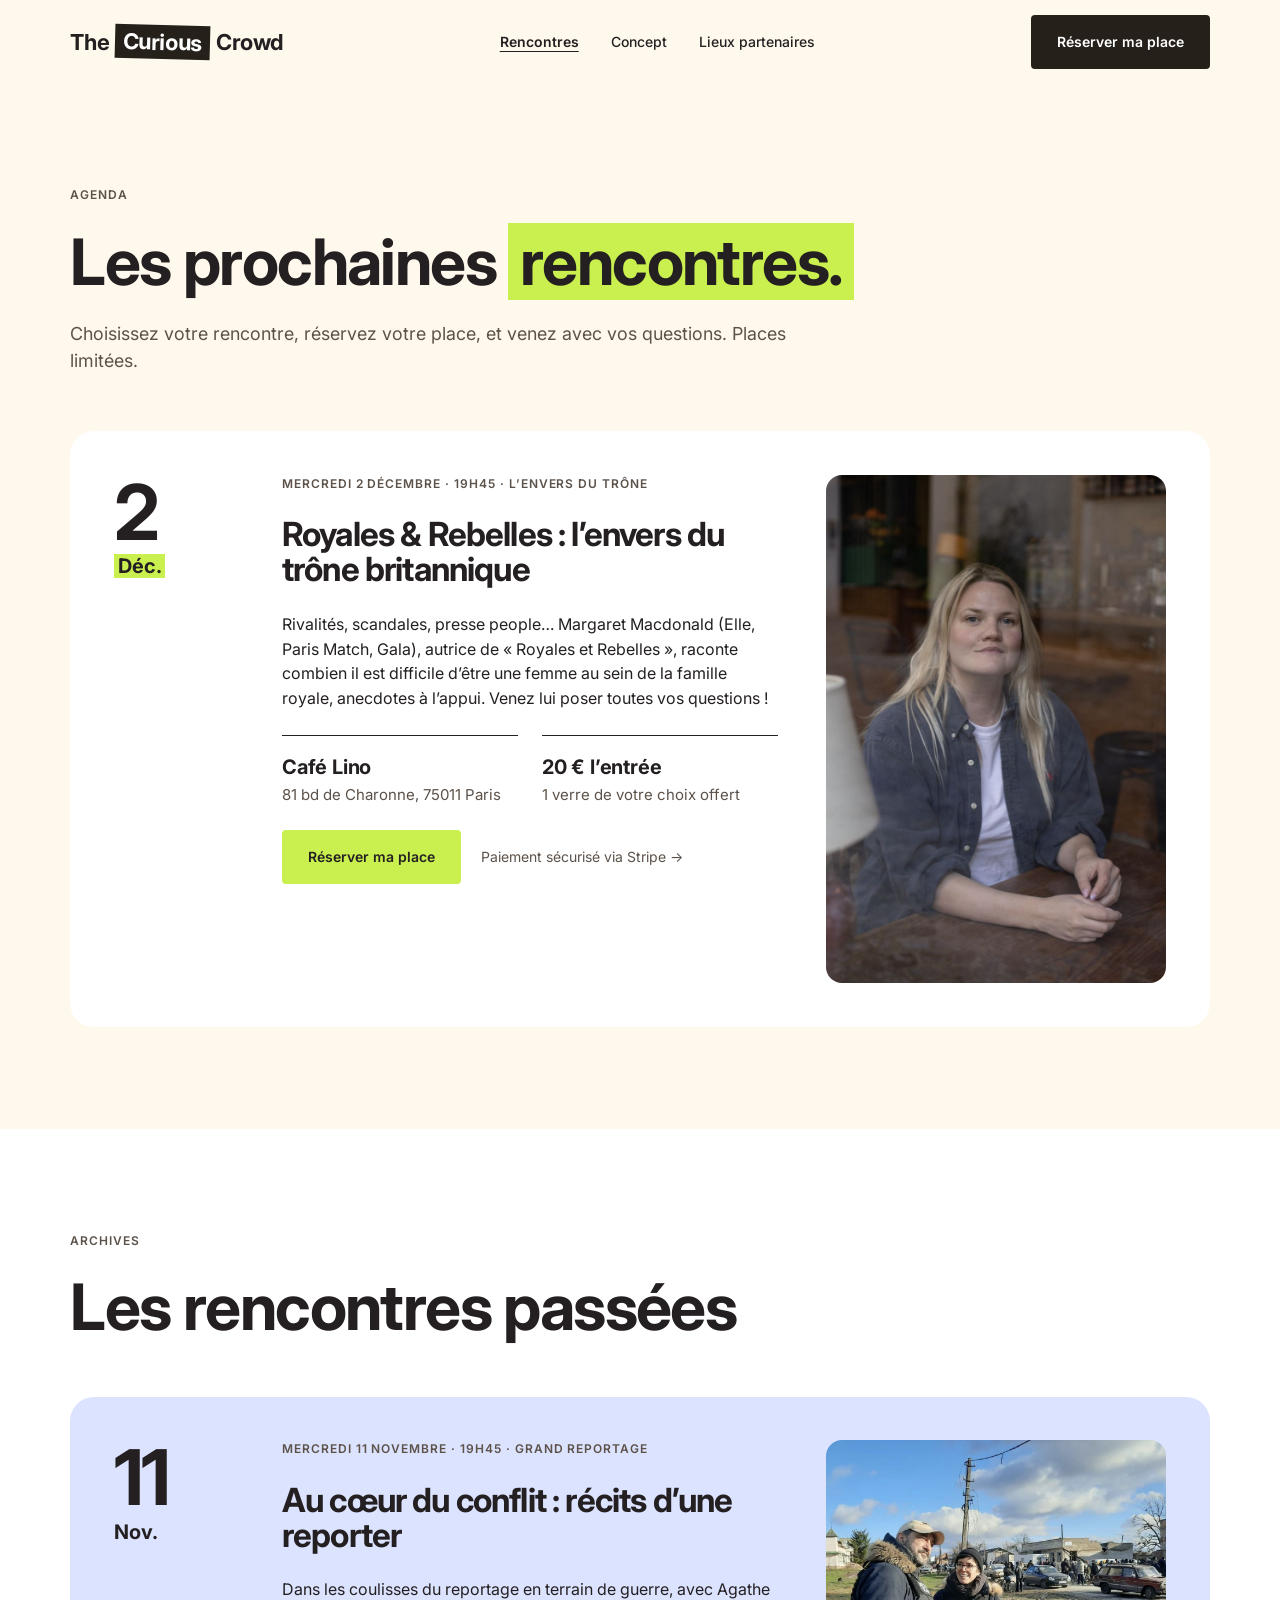
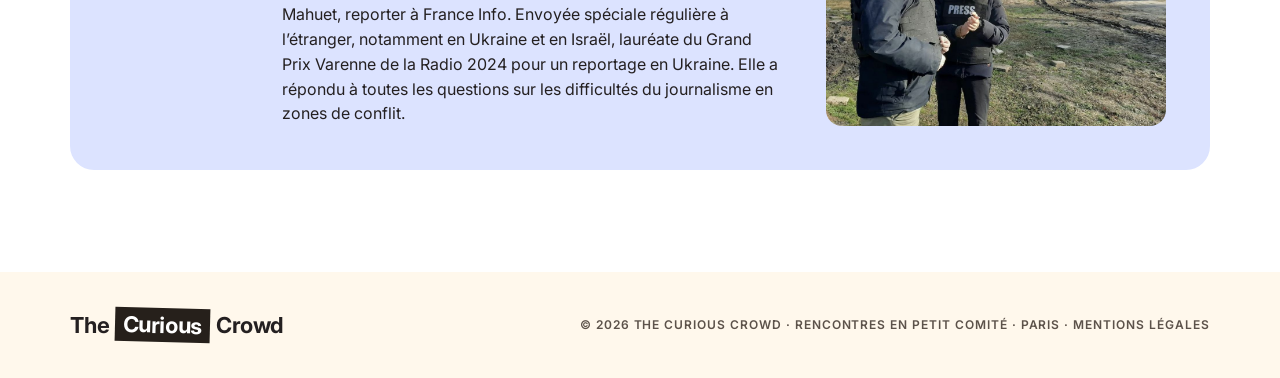
<file: rencontres-passees.html>
<!doctype html>
<html lang="fr">
<head>
<meta charset="utf-8">
<title>Rencontres — The Curious Crowd</title>
<meta name="robots" content="noindex">
<link rel="canonical" href="https://www.thecuriouscrowd.fr/rencontres.html">
<meta http-equiv="refresh" content="0; url=rencontres.html#passees">
<script>location.replace("rencontres.html#passees")</script>
</head>
<body><p><a href="rencontres.html#passees">Voir les rencontres</a></p></body>
</html>
</file>
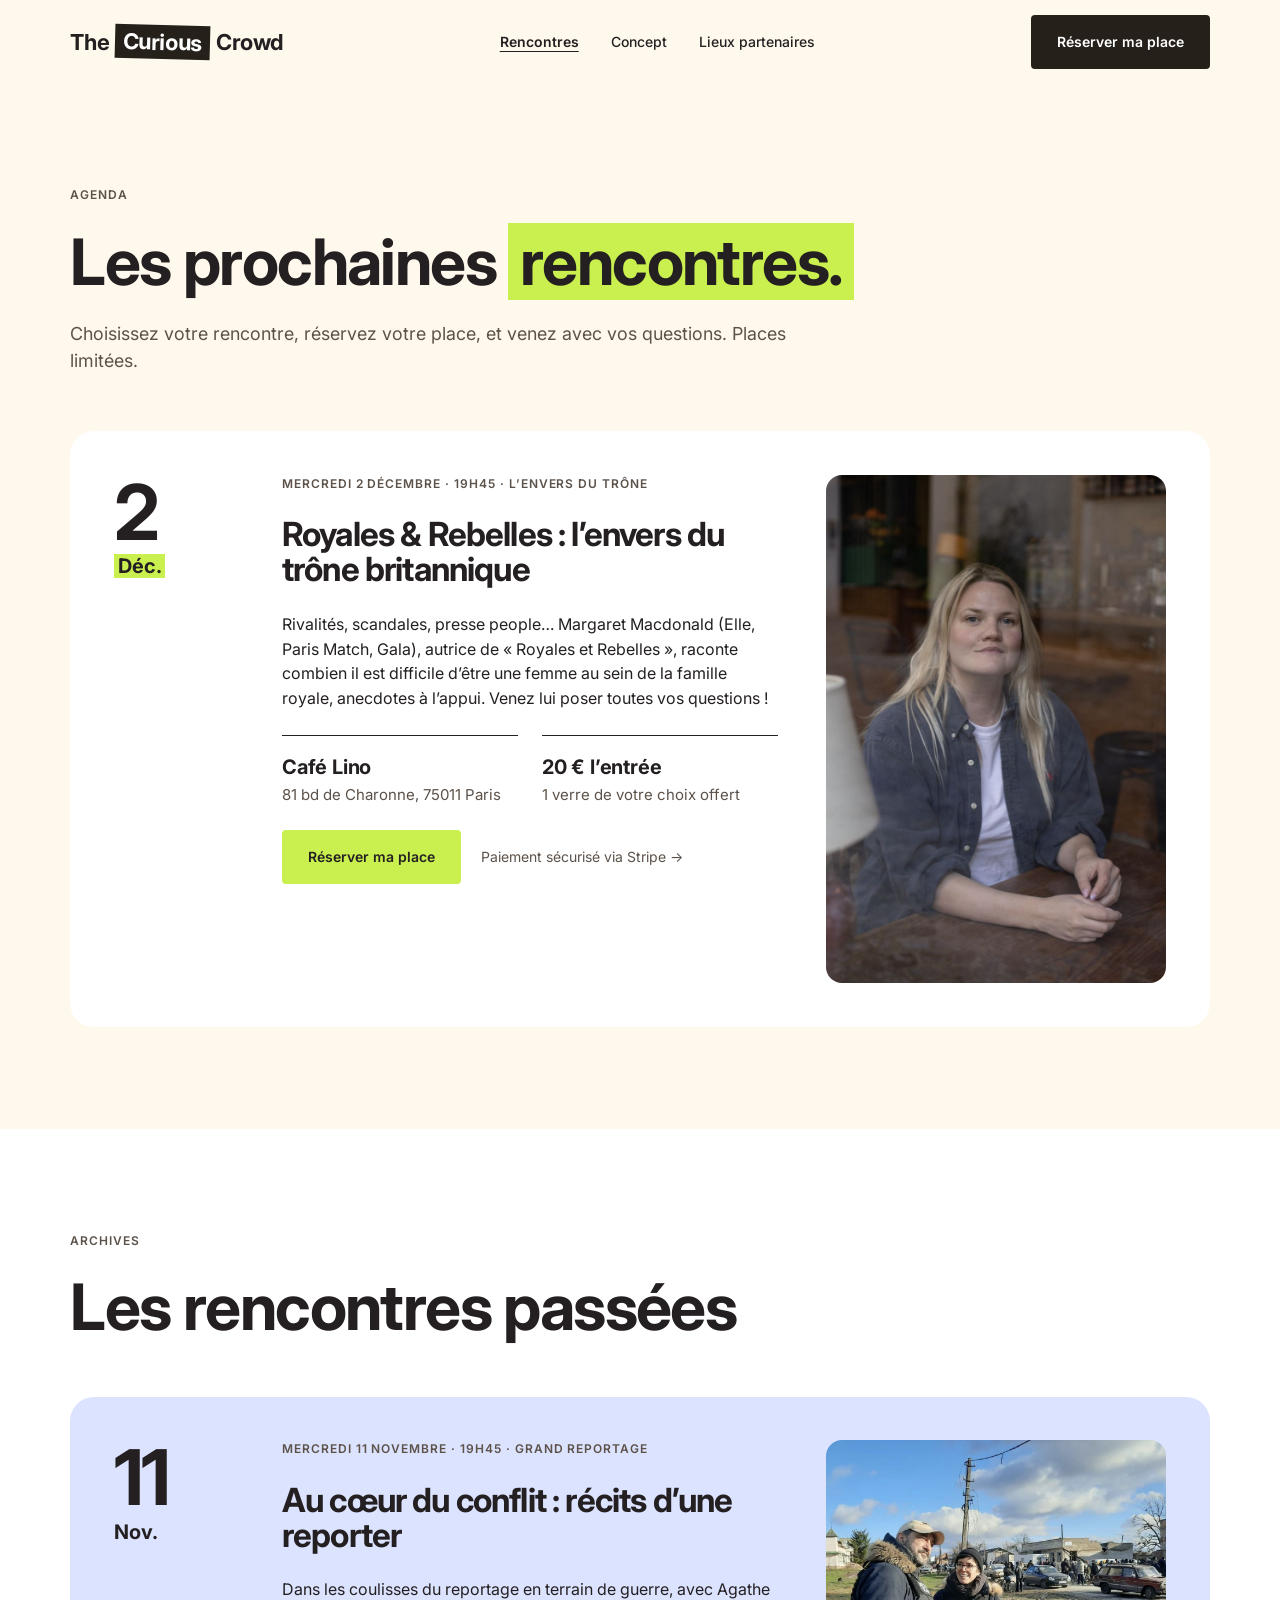
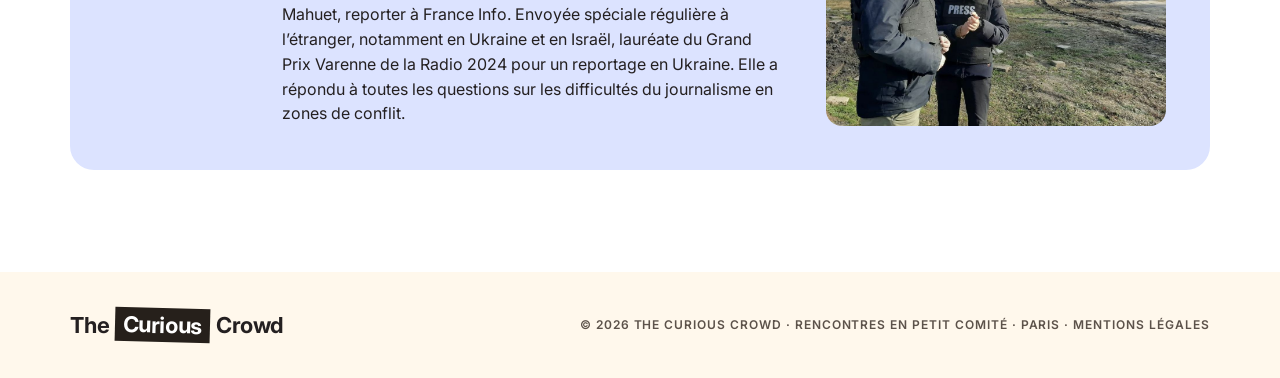
<file: rencontres.html>
<!doctype html>
<html lang="fr">
<head>
<meta charset="utf-8">
<meta name="viewport" content="width=device-width,initial-scale=1">
<title>Rencontres — The Curious Crowd</title>
<meta name="description" content="Les prochaines rencontres The Curious Crowd, et celles déjà passées : réservez votre place.">
<meta property="og:title" content="Rencontres — The Curious Crowd">
<meta property="og:description" content="Les prochaines rencontres The Curious Crowd, et celles déjà passées : réservez votre place.">
<meta property="og:image" content="https://www.thecuriouscrowd.fr/img/partage.jpg">
<meta property="og:image:width" content="1200">
<meta property="og:image:height" content="630">
<meta property="og:type" content="website">
<meta property="og:site_name" content="The Curious Crowd">
<meta name="twitter:card" content="summary_large_image">
<link rel="preconnect" href="https://fonts.googleapis.com"><link rel="preconnect" href="https://fonts.gstatic.com" crossorigin>
<link href="https://fonts.googleapis.com/css2?family=Inter:wght@400;500;600;700&display=swap" rel="stylesheet">
<link rel="icon" href="favicon.svg?v=2" type="image/svg+xml">
<link rel="icon" href="favicon-32.png?v=2" sizes="32x32" type="image/png">
<link rel="apple-touch-icon" href="apple-touch-icon.png?v=2">
<meta name="theme-color" content="#fff8ec">
<link rel="stylesheet" href="style.css?v=2e10a0e5">
</head>
<body>
<header class="nav">
  <div class="wrap">
    <a class="logo" href="index.html">The <b>Curious</b> Crowd</a>
    <ul><li><a href="rencontres.html" aria-current="page">Rencontres</a></li><li><a href="index.html#concept">Concept</a></li><li><a href="lieu-partenaire.html">Lieux partenaires</a></li></ul>
    <a class="btn" href="rencontres.html">Réserver ma place</a>
    <button class="burger" aria-label="Ouvrir le menu" aria-expanded="false"><span></span><span></span><span></span></button>
  </div>
  <nav class="menu" aria-label="Menu mobile">
    <a class="m" href="rencontres.html" aria-current="page">Rencontres</a>
    <a class="m" href="index.html#concept">Concept</a>
    <a class="m" href="lieu-partenaire.html">Lieux partenaires</a>
    <a class="m" href="intervenant.html">Proposer un sujet</a>
    <img class="photo" src="img/discussion.jpg" alt="" style="height:180px;margin-top:24px">
    <a class="btn" href="rencontres.html">Réserver ma place</a>
    <a class="link--muted" href="mailto:paul@thecuriouscrowd.fr">paul@thecuriouscrowd.fr</a>
  </nav>
</header>
<main>

<section id="prochaines"><div class="wrap stack"><div class="stack"><p class="label">Agenda</p><h1 class="h1">Les prochaines <span class="hl">rencontres.</span></h1><p class="lead">Choisissez votre rencontre, réservez votre place, et venez avec vos questions. Places limitées.</p></div>
<div class="stack" style="margin-top:56px"><article class="card event">
  <div class="date"><strong>2</strong><span class="hl">Déc.</span></div>
  <div class="stack">
    <p class="label">Mercredi 2 décembre · 19h45 · L’envers du trône</p><h3 class="h3">Royales &amp; Rebelles : l’envers du trône britannique</h3><p>Rivalités, scandales, presse people… Margaret Macdonald (Elle, Paris Match, Gala), autrice de « Royales et Rebelles », raconte combien il est difficile d’être une femme au sein de la famille royale, anecdotes à l’appui. Venez lui poser toutes vos questions !</p>
    <div class="cols cols-2"><div class="row"><h4>Café Lino</h4><p>81 bd de Charonne, 75011 Paris</p></div><div class="row"><h4>20 € l’entrée</h4><p>1 verre de votre choix offert</p></div></div>
    <div class="actions"><a class="btn btn--lime full-m" href="https://buy.stripe.com/bJe9AT8IRgjah1R3kTdnW02" target="_blank" rel="noopener">Réserver ma place</a><span class="note">Paiement sécurisé via Stripe →</span></div>
  </div>
  <img class="photo" src="img/evt-royales.jpg" alt="Royales &amp; Rebelles : l’envers du trône britannique">
</article></div></div></section>

<section id="passees" style="background:#fff"><div class="wrap">
  <div class="stack"><p class="label">Archives</p><h2 class="h1">Les rencontres passées</h2></div>
  <div class="stack" style="margin-top:56px"><article class="card event event--past">
  <div class="date"><strong>11</strong><span class="hl">Nov.</span></div>
  <div class="stack">
    <p class="label">Mercredi 11 novembre · 19h45 · Grand reportage</p><h3 class="h3">Au cœur du conflit : récits d’une reporter</h3><p>Dans les coulisses du reportage en terrain de guerre, avec Agathe Mahuet, reporter à France Info. Envoyée spéciale régulière à l’étranger, notamment en Ukraine et en Israël, lauréate du Grand Prix Varenne de la Radio 2024 pour un reportage en Ukraine. Elle a répondu à toutes les questions sur les difficultés du journalisme en zones de conflit.</p>
    
    
  </div>
  <img class="photo" src="img/evt-conflit.jpg" alt="Au cœur du conflit : récits d’une reporter">
</article></div>
  
</div></section>
</main>
<footer class="footer">
  <div class="wrap">
    <a class="logo" href="index.html">The <b>Curious</b> Crowd</a>
    <small>© 2026 The Curious Crowd · Rencontres en petit comité · Paris · <a href="mentions-legales.html">Mentions légales</a></small>
  </div>
</footer>
<script>
const b=document.querySelector('.burger'),m=document.querySelector('.menu');
b.addEventListener('click',()=>{const o=m.classList.toggle('open');b.setAttribute('aria-expanded',o);document.body.style.overflow=o?'hidden':''});
document.querySelectorAll('form').forEach(f=>f.addEventListener('submit',async e=>{e.preventDefault();const btn=f.querySelector('button');btn.disabled=true;btn.textContent='Envoi…';try{const r=await fetch(f.action,{method:'POST',headers:{Accept:'application/json'},body:new FormData(f)});if(!r.ok)throw 0;f.hidden=true;f.nextElementSibling.hidden=false}catch(_){btn.disabled=false;btn.textContent='Réessayer';alert('L’envoi a échoué. Écrivez-nous à paul@thecuriouscrowd.fr')}}));
const mp=document.getElementById('more-past');if(mp)mp.addEventListener('click',()=>{const t=document.getElementById('past-more');t.hidden=false;mp.parentNode.hidden=true});
document.querySelectorAll('.carousel').forEach(c=>{const t=c.querySelector('.carousel-track');c.querySelectorAll('.carousel-btn').forEach(x=>x.addEventListener('click',()=>{const w=t.querySelector('img').offsetWidth+16;const end=t.scrollLeft+t.clientWidth>=t.scrollWidth-4;t.scrollBy({left:(x.dataset.dir==1&&end)?-t.scrollWidth:x.dataset.dir*w,behavior:'smooth'})}))});
m.querySelectorAll('a').forEach(a=>a.addEventListener('click',()=>{m.classList.remove('open');document.body.style.overflow=''}));
</script>
</body>
</html>
</file>
<file: style.css>
/* The Curious Crowd — tokens issus du DS Figma */
[hidden]{display:none!important}
:root{
  --fond:#fff8ec; --surface:#ffffff; --encre:#242021; --noir:#26201b; --gris:#5c524a;
  --bleu:#5966ff; --lime:#c9f04f; --ciel:#dce3ff; --miel:#ffe8a8;
  --r-card:24px; --r-btn:4px; --max:1280px; --ligne:#d9cfbf; --gutter:clamp(24px,5.5vw,80px);
}
*{box-sizing:border-box;margin:0;padding:0}
html{scroll-behavior:smooth}
body{font-family:Inter,system-ui,sans-serif;background:var(--fond);color:var(--encre);font-size:16px;line-height:1.55;-webkit-font-smoothing:antialiased;overflow-x:hidden}
img{display:block;max-width:100%}
a{color:inherit}
.wrap{max-width:calc(var(--max) + 2*var(--gutter));margin:0 auto;padding:0 var(--gutter)}
section{position:relative;padding:clamp(64px,8vw,120px) 0;overflow:hidden}

/* Typo */
.h1{font-weight:700;font-size:clamp(36px,5.2vw,64px);line-height:1.04;letter-spacing:-.025em}
.h2{font-weight:700;font-size:clamp(28px,3.4vw,44px);line-height:1.06;letter-spacing:-.025em;max-width:900px}
.h3{font-weight:700;font-size:clamp(26px,2.6vw,36px);line-height:1.06;letter-spacing:-.025em}
.label{font-size:12px;font-weight:600;letter-spacing:.08em;text-transform:uppercase;color:var(--gris)}
.lead{font-size:clamp(16px,1.4vw,18px);color:var(--gris);max-width:720px}
.hl{background:var(--lime);padding:0 .18em;box-decoration-break:clone;-webkit-box-decoration-break:clone}
.blue{color:var(--bleu)}

/* Boutons */
.btn{display:inline-flex;align-items:center;justify-content:center;background:var(--noir);color:#fff;text-decoration:none;font-weight:600;font-size:14px;padding:16px 26px;border-radius:var(--r-btn);border:0;cursor:pointer;transition:transform .15s,background .15s}
.btn:hover{transform:translateY(-1px);background:#000}
.btn--light{background:#fff;color:var(--noir)}
.btn--light:hover{background:var(--lime)}
.link{font-weight:600;font-size:14px;text-decoration:underline;text-underline-offset:4px}
.link--muted{color:var(--gris);font-weight:500;text-decoration:none}
.link--muted:hover{color:var(--encre)}

/* Nav */
.nav{position:sticky;top:0;z-index:20;background:var(--fond)}
.nav .wrap{display:flex;align-items:center;justify-content:space-between;height:84px}
.logo{display:flex;align-items:center;gap:6px;font-weight:700;font-size:22px;text-decoration:none;letter-spacing:-.02em}
.logo b{background:var(--noir);color:#fff;padding:0 8px;transform:rotate(1.5deg);display:inline-block}
.nav ul{display:flex;gap:32px;list-style:none;font-size:14px;font-weight:500}
.nav ul a{text-decoration:none}.nav ul a:hover{text-decoration:underline;text-underline-offset:4px}
.burger{display:none;background:none;border:0;cursor:pointer;width:28px;height:28px}
.burger span{display:block;height:2px;background:var(--encre);margin:6px 0}
.menu{display:none}
@media (max-width:1079px){
  .nav ul,.nav .btn{display:none}.burger{display:block}
  .menu{position:fixed;inset:84px 0 0;background:var(--fond);padding:24px;flex-direction:column;gap:8px;overflow:auto;z-index:19}
  .menu.open{display:flex}
  .menu a.m{font-size:28px;font-weight:700;letter-spacing:-.025em;text-decoration:none;padding:16px 0;border-bottom:1px solid var(--encre)}
  .menu .btn{margin-top:24px}
}

/* Grilles */
.cols{display:grid;gap:24px}
@media (min-width:900px){.cols-2{grid-template-columns:1fr 1fr}.cols-3{grid-template-columns:repeat(3,1fr)}.cols-4{grid-template-columns:repeat(4,1fr)}}
.stack>*+*{margin-top:24px}

/* Cartes */
.card{background:var(--surface);border-radius:var(--r-card);padding:clamp(24px,3.4vw,48px);display:flex;flex-direction:column;gap:24px}
.card--dark{background:var(--noir);color:#fff}
.card--dark .label,.card--dark .row p{color:#cfc6bc}
.card--dark .row{border-color:#fff}
.photo{width:100%;object-fit:cover;border-radius:16px}
.row{border-top:1px solid var(--encre);padding-top:16px}
.row h4{font-size:20px;font-weight:700;letter-spacing:-.01em}
.row p{color:var(--gris);font-size:15px}

/* Orbe */
.orb{position:absolute;border-radius:50%;background:var(--lime);filter:blur(90px);opacity:.9;pointer-events:none;z-index:0}
section>.wrap{position:relative;z-index:1}

/* Hero */
.hero{padding-top:clamp(24px,4vw,48px)}
.hero-grid{display:grid;gap:40px;align-items:center}
@media (min-width:900px){.hero-grid{grid-template-columns:1.35fr 1fr}}
.hero .photo{aspect-ratio:377/448;border-radius:var(--r-card)}
.ctas{display:flex;flex-wrap:wrap;gap:16px 24px;align-items:center;margin-top:32px}
.infos{display:flex;flex-wrap:wrap;justify-content:space-between;gap:12px 24px;border-top:1px solid var(--encre);margin-top:48px;padding-top:22px;font-size:12px;font-weight:600;letter-spacing:.08em;text-transform:uppercase}

/* Chiffres / programme */
.kpi{border-top:1px solid var(--encre);padding-top:16px}
.kpi strong{display:block;font-size:clamp(40px,4vw,56px);font-weight:700;letter-spacing:-.03em;line-height:1.1}
.kpi span{color:var(--gris)}
.step{border-top:2px solid var(--encre);padding-top:16px}
.step strong{display:block;font-size:28px;font-weight:700;letter-spacing:-.02em}
.step p{color:var(--gris);font-size:15px}
.goal{display:flex;gap:16px;border-top:1px solid var(--encre);padding:18px 0;font-weight:500}
.goal span{color:var(--encre);font-weight:700}

/* Événements */
.event{display:grid;gap:24px}
@media (min-width:900px){.event{grid-template-columns:120px 1fr 340px;gap:48px;align-items:stretch}}
.date strong{display:block;font-size:clamp(56px,6vw,88px);font-weight:700;letter-spacing:-.04em;line-height:1}
.date .hl{font-weight:700;font-size:20px}
.event .photo{height:260px;object-position:center 25%;order:-1}
@media (min-width:900px){.event .photo{height:100%;min-height:240px}}
@media (min-width:900px){.event .photo{order:0}}
.event .actions{display:flex;flex-wrap:wrap;gap:12px 20px;align-items:center}

/* Formulaires */
form{display:flex;flex-direction:column;gap:18px}
label{display:flex;flex-direction:column;gap:8px;font-size:14px;font-weight:600}
input,textarea{font:inherit;font-weight:400;font-size:16px;padding:14px 16px;border:1px solid var(--encre);border-radius:var(--r-btn);background:#fff;color:var(--encre)}
input:focus,textarea:focus{outline:2px solid var(--bleu);outline-offset:1px}
textarea{min-height:140px;resize:vertical}
.note{font-size:14px;color:var(--gris)}

/* Bandeau photo de page */
.banner{aspect-ratio:1280/380;min-height:220px;border-radius:var(--r-card)}

/* Contact & footer */
.contact{background:var(--noir);color:#fff}
.contact .orb{background:var(--bleu)}
.footer .wrap{display:flex;flex-wrap:wrap;justify-content:space-between;align-items:center;gap:16px;padding-top:36px;padding-bottom:36px}
.footer small{font-size:12px;font-weight:600;letter-spacing:.08em;text-transform:uppercase;color:var(--gris)}
.footer a{text-decoration:none}
@media (max-width:899px){.btn.full-m{width:100%}}

/* Navigation : page active */
.nav ul a[aria-current]{text-decoration:underline;text-underline-offset:4px;font-weight:600}
.menu a.m[aria-current]{color:var(--bleu)}
.btn--lime{background:var(--lime);color:var(--encre)}
.btn--lime:hover{background:#fff;color:var(--encre)}

/* Carte « La prochaine rencontre » */
.next{display:grid;background:var(--noir);color:#fff;border-radius:var(--r-card);overflow:hidden;margin-top:56px;text-align:left}
.next img{width:100%;height:220px;object-fit:cover}
.next-body{padding:24px;display:flex;flex-direction:column;gap:14px;justify-content:center}
.next-body .label{color:var(--lime)}
.next-meta{color:var(--fond);font-size:16px}
.next-actions{display:flex;flex-wrap:wrap;gap:14px 28px;align-items:center;margin-top:10px}
.next-link{color:#fff;font-weight:600;font-size:15px;text-decoration:none}
.next-link:hover{text-decoration:underline;text-underline-offset:4px}
@media (min-width:900px){.next{grid-template-columns:420px 1fr}.next img{height:100%;min-height:340px}.next-body{padding:48px}}

/* Rencontres passées */
.empty{text-align:center;padding-top:clamp(80px,10vw,140px)}
.empty .wrap{display:flex;flex-direction:column;align-items:center;gap:24px}
.empty .lead{max-width:720px}
.empty .next{max-width:1080px;width:100%}
.past{padding:0;overflow:hidden;gap:0}
.past-photo{position:relative}.past-photo img{width:100%;height:340px;object-fit:cover}
.past-num{position:absolute;top:24px;left:24px;font-weight:700;font-size:14px;text-transform:uppercase;letter-spacing:.08em;padding:6px 12px;border-radius:4px}
.past-body{padding:clamp(24px,3vw,40px);display:flex;flex-direction:column;gap:14px}
.past-quote{border-top:1px solid var(--ligne,#d9cfbf);padding-top:14px;font-size:20px;font-weight:500}
.past-links{display:flex;gap:24px;font-weight:600;font-size:15px}.past-links a{text-decoration:none}

/* Format : une photo par moment de la soirée */
.step-photo{width:100%;height:auto;aspect-ratio:4/3;object-fit:cover;margin:0 0 20px;border-radius:16px;display:block}
.step:has(.step-photo) p{color:var(--encre)}
.step:has(.step-photo){border-top:0;padding-top:0}
.step:has(.step-photo) strong{border-top:2px solid var(--encre);padding-top:16px}
.step-title{font-size:18px;font-weight:700;letter-spacing:0;margin-left:8px}
.hl--blanc{background:#fff}

/* Rencontres : à venir + passées */
.event--past{background:var(--ciel)}
.more-wrap{display:flex;justify-content:center;margin-top:40px}
#past-more{margin-top:24px}
.event--past .date .hl{background:transparent;padding:0}

/* Carrousel photos */
.carousel-track{display:flex;gap:16px;overflow-x:auto;scroll-snap-type:x mandatory;scrollbar-width:none;-webkit-overflow-scrolling:touch}
.carousel-track::-webkit-scrollbar{display:none}
.carousel-track .photo{flex:0 0 82%;min-width:0;height:300px;scroll-snap-align:start}
@media (min-width:900px){.carousel-track .photo{flex-basis:calc((100% - 32px)/3);height:340px}}
.carousel-nav{display:flex;gap:8px;justify-content:flex-end;margin-top:16px}
.carousel-btn{width:44px;height:44px;border-radius:50%;border:1px solid var(--ligne);background:#fff;color:var(--encre);font-size:18px;cursor:pointer;transition:background .15s}
.carousel-btn:hover{background:var(--lime)}
@media (max-width:899px){.hide-m{display:none}}
</file>
